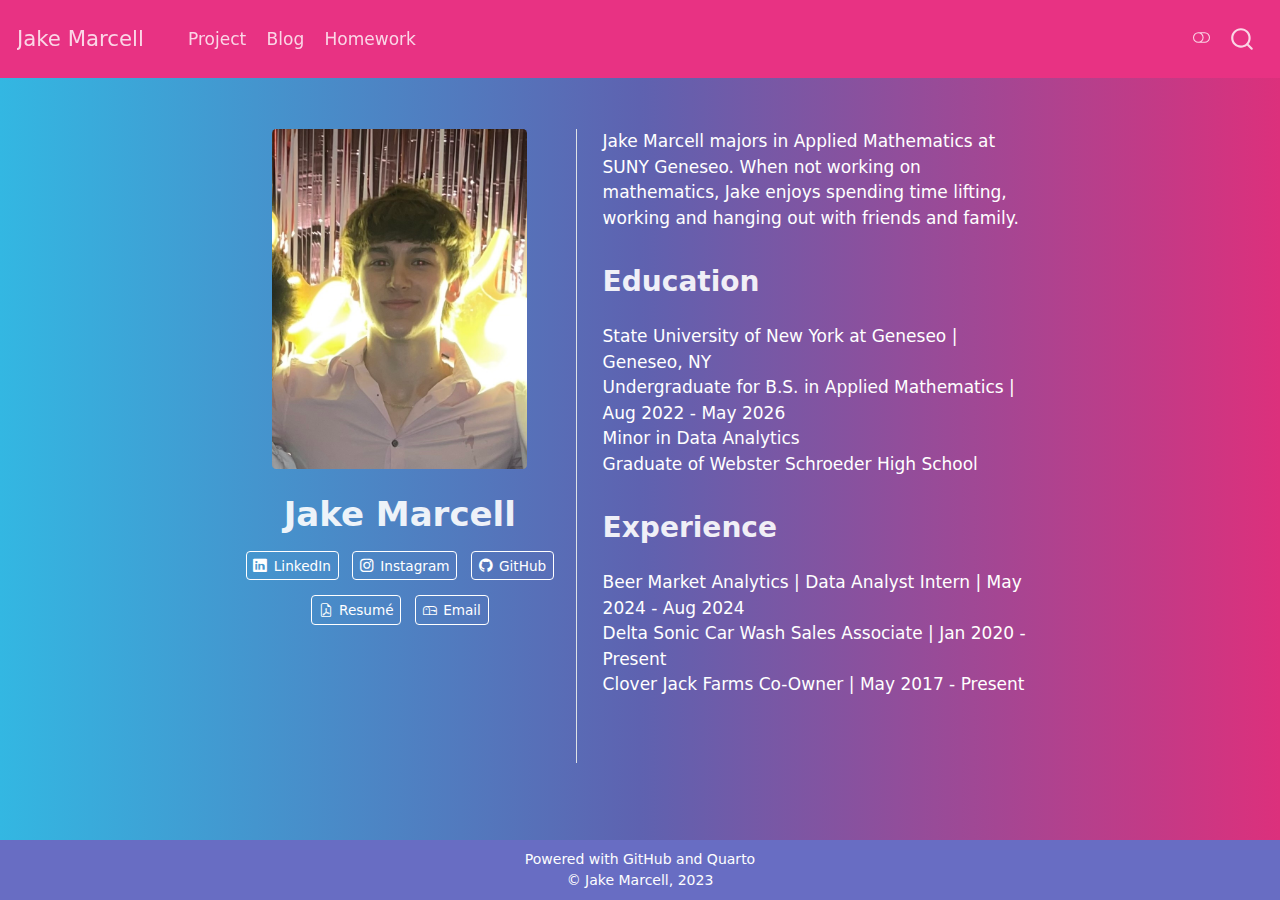
<file: index.html>
<!DOCTYPE html>
<html xmlns="http://www.w3.org/1999/xhtml" lang="en" xml:lang="en"><head>

<meta charset="utf-8">
<meta name="generator" content="quarto-1.3.433">

<meta name="viewport" content="width=device-width, initial-scale=1.0, user-scalable=yes">


<title>Jake Marcell</title>
<style>
code{white-space: pre-wrap;}
span.smallcaps{font-variant: small-caps;}
div.columns{display: flex; gap: min(4vw, 1.5em);}
div.column{flex: auto; overflow-x: auto;}
div.hanging-indent{margin-left: 1.5em; text-indent: -1.5em;}
ul.task-list{list-style: none;}
ul.task-list li input[type="checkbox"] {
  width: 0.8em;
  margin: 0 0.8em 0.2em -1em; /* quarto-specific, see https://github.com/quarto-dev/quarto-cli/issues/4556 */ 
  vertical-align: middle;
}
</style>


<script src="site_libs/quarto-nav/quarto-nav.js"></script>
<script src="site_libs/clipboard/clipboard.min.js"></script>
<script src="site_libs/quarto-search/autocomplete.umd.js"></script>
<script src="site_libs/quarto-search/fuse.min.js"></script>
<script src="site_libs/quarto-search/quarto-search.js"></script>
<meta name="quarto:offset" content="./">
<script src="site_libs/quarto-html/quarto.js"></script>
<script src="site_libs/quarto-html/popper.min.js"></script>
<script src="site_libs/quarto-html/tippy.umd.min.js"></script>
<link href="site_libs/quarto-html/tippy.css" rel="stylesheet">
<link href="site_libs/quarto-html/quarto-syntax-highlighting.css" rel="stylesheet" class="quarto-color-scheme" id="quarto-text-highlighting-styles">
<link href="site_libs/quarto-html/quarto-syntax-highlighting-dark.css" rel="prefetch" class="quarto-color-scheme quarto-color-alternate" id="quarto-text-highlighting-styles">
<script src="site_libs/bootstrap/bootstrap.min.js"></script>
<link href="site_libs/bootstrap/bootstrap-icons.css" rel="stylesheet">
<link href="site_libs/bootstrap/bootstrap.min.css" rel="stylesheet" class="quarto-color-scheme" id="quarto-bootstrap" data-mode="light">
<link href="site_libs/bootstrap/bootstrap-dark.min.css" rel="prefetch" class="quarto-color-scheme quarto-color-alternate" id="quarto-bootstrap" data-mode="dark">
<script id="quarto-search-options" type="application/json">{
  "location": "navbar",
  "copy-button": false,
  "collapse-after": 3,
  "panel-placement": "end",
  "type": "overlay",
  "limit": 20,
  "language": {
    "search-no-results-text": "No results",
    "search-matching-documents-text": "matching documents",
    "search-copy-link-title": "Copy link to search",
    "search-hide-matches-text": "Hide additional matches",
    "search-more-match-text": "more match in this document",
    "search-more-matches-text": "more matches in this document",
    "search-clear-button-title": "Clear",
    "search-detached-cancel-button-title": "Cancel",
    "search-submit-button-title": "Submit",
    "search-label": "Search"
  }
}</script>


<link rel="stylesheet" href="styles.css">
</head>

<body class="nav-fixed fullcontent">

<div id="quarto-search-results"></div>
  <header id="quarto-header" class="headroom fixed-top">
    <nav class="navbar navbar-expand-lg navbar-dark ">
      <div class="navbar-container container-fluid">
      <div class="navbar-brand-container">
    <a class="navbar-brand" href="./index.html">
    <span class="navbar-title">Jake Marcell</span>
    </a>
  </div>
            <div id="quarto-search" class="" title="Search"></div>
          <button class="navbar-toggler" type="button" data-bs-toggle="collapse" data-bs-target="#navbarCollapse" aria-controls="navbarCollapse" aria-expanded="false" aria-label="Toggle navigation" onclick="if (window.quartoToggleHeadroom) { window.quartoToggleHeadroom(); }">
  <span class="navbar-toggler-icon"></span>
</button>
          <div class="collapse navbar-collapse" id="navbarCollapse">
            <ul class="navbar-nav navbar-nav-scroll me-auto">
  <li class="nav-item">
    <a class="nav-link" href="./project.html" rel="" target="">
 <span class="menu-text">Project</span></a>
  </li>  
  <li class="nav-item">
    <a class="nav-link" href="./blog-listing.html" rel="" target="">
 <span class="menu-text">Blog</span></a>
  </li>  
  <li class="nav-item">
    <a class="nav-link" href="./danl200-hw5-Marcell-Jake.html" rel="" target="">
 <span class="menu-text">Homework</span></a>
  </li>  
</ul>
            <div class="quarto-navbar-tools ms-auto">
  <a href="" class="quarto-color-scheme-toggle quarto-navigation-tool  px-1" onclick="window.quartoToggleColorScheme(); return false;" title="Toggle dark mode"><i class="bi"></i></a>
</div>
          </div> <!-- /navcollapse -->
      </div> <!-- /container-fluid -->
    </nav>
</header>
<!-- content -->
<div id="quarto-content" class="quarto-container page-columns page-rows-contents page-layout-article page-navbar">
<!-- sidebar -->
<!-- margin-sidebar -->
    
<!-- main -->
<div class="quarto-about-trestles">
  <div class="about-entity">
    <img src="profilepic.png" class="about-image
  rounded " style="width: 15em;">
<header id="title-block-header" class="quarto-title-block default">
<div class="quarto-title">
<h1 class="title">Jake Marcell</h1>
</div>
<div class="quarto-title-meta">
  </div>
</header>
    <div class="about-links">
  <a href="https://www.linkedin.com/in/jake-marcell-7888642a3/" class="about-link" rel="" target="">
    <i class="bi bi-linkedin"></i>
     <span class="about-link-text">LinkedIn</span>
  </a>
  <a href="https://instagram.com/jakemarcelll/" class="about-link" rel="" target="">
    <i class="bi bi-instagram"></i>
     <span class="about-link-text">Instagram</span>
  </a>
  <a href="https://github.com" class="about-link" rel="" target="">
    <i class="bi bi-github"></i>
     <span class="about-link-text">GitHub</span>
  </a>
  <a href="https://jfmar16.github.io/jakemarcell-resume.pdf" class="about-link" rel="" target="">
    <i class="bi bi-file-earmark-pdf"></i>
     <span class="about-link-text">Resumé</span>
  </a>
  <a href="mailto:jfm12@geneseo.edu" class="about-link" rel="" target="">
    <i class="bi bi-mailbox"></i>
     <span class="about-link-text">Email</span>
  </a>
</div>
  </div>
  <div class="about-contents"><main class="content" id="quarto-document-content">
<p>Jake Marcell majors in Applied Mathematics at SUNY Geneseo. When not working on mathematics, Jake enjoys spending time lifting, working and hanging out with friends and family.</p>
<section id="education" class="level2">
<h2 data-anchor-id="education">Education</h2>
<p>State University of New York at Geneseo | Geneseo, NY <br> Undergraduate for B.S. in Applied Mathematics | Aug 2022 - May 2026 <br> Minor in Data Analytics <br> Graduate of Webster Schroeder High School</p>
</section>
<section id="experience" class="level2">
<h2 data-anchor-id="experience">Experience</h2>
<p>Beer Market Analytics | Data Analyst Intern | May 2024 - Aug 2024 <br> Delta Sonic Car Wash Sales Associate | Jan 2020 - Present <br> Clover Jack Farms Co-Owner | May 2017 - Present</p>


</section>
</main></div>
</div>
 <!-- /main -->
<script type="text/javascript" src="links.js"></script>
<script id="quarto-html-after-body" type="application/javascript">
window.document.addEventListener("DOMContentLoaded", function (event) {
  const toggleBodyColorMode = (bsSheetEl) => {
    const mode = bsSheetEl.getAttribute("data-mode");
    const bodyEl = window.document.querySelector("body");
    if (mode === "dark") {
      bodyEl.classList.add("quarto-dark");
      bodyEl.classList.remove("quarto-light");
    } else {
      bodyEl.classList.add("quarto-light");
      bodyEl.classList.remove("quarto-dark");
    }
  }
  const toggleBodyColorPrimary = () => {
    const bsSheetEl = window.document.querySelector("link#quarto-bootstrap");
    if (bsSheetEl) {
      toggleBodyColorMode(bsSheetEl);
    }
  }
  toggleBodyColorPrimary();  
  const disableStylesheet = (stylesheets) => {
    for (let i=0; i < stylesheets.length; i++) {
      const stylesheet = stylesheets[i];
      stylesheet.rel = 'prefetch';
    }
  }
  const enableStylesheet = (stylesheets) => {
    for (let i=0; i < stylesheets.length; i++) {
      const stylesheet = stylesheets[i];
      stylesheet.rel = 'stylesheet';
    }
  }
  const manageTransitions = (selector, allowTransitions) => {
    const els = window.document.querySelectorAll(selector);
    for (let i=0; i < els.length; i++) {
      const el = els[i];
      if (allowTransitions) {
        el.classList.remove('notransition');
      } else {
        el.classList.add('notransition');
      }
    }
  }
  const toggleColorMode = (alternate) => {
    // Switch the stylesheets
    const alternateStylesheets = window.document.querySelectorAll('link.quarto-color-scheme.quarto-color-alternate');
    manageTransitions('#quarto-margin-sidebar .nav-link', false);
    if (alternate) {
      enableStylesheet(alternateStylesheets);
      for (const sheetNode of alternateStylesheets) {
        if (sheetNode.id === "quarto-bootstrap") {
          toggleBodyColorMode(sheetNode);
        }
      }
    } else {
      disableStylesheet(alternateStylesheets);
      toggleBodyColorPrimary();
    }
    manageTransitions('#quarto-margin-sidebar .nav-link', true);
    // Switch the toggles
    const toggles = window.document.querySelectorAll('.quarto-color-scheme-toggle');
    for (let i=0; i < toggles.length; i++) {
      const toggle = toggles[i];
      if (toggle) {
        if (alternate) {
          toggle.classList.add("alternate");     
        } else {
          toggle.classList.remove("alternate");
        }
      }
    }
    // Hack to workaround the fact that safari doesn't
    // properly recolor the scrollbar when toggling (#1455)
    if (navigator.userAgent.indexOf('Safari') > 0 && navigator.userAgent.indexOf('Chrome') == -1) {
      manageTransitions("body", false);
      window.scrollTo(0, 1);
      setTimeout(() => {
        window.scrollTo(0, 0);
        manageTransitions("body", true);
      }, 40);  
    }
  }
  const isFileUrl = () => { 
    return window.location.protocol === 'file:';
  }
  const hasAlternateSentinel = () => {  
    let styleSentinel = getColorSchemeSentinel();
    if (styleSentinel !== null) {
      return styleSentinel === "alternate";
    } else {
      return false;
    }
  }
  const setStyleSentinel = (alternate) => {
    const value = alternate ? "alternate" : "default";
    if (!isFileUrl()) {
      window.localStorage.setItem("quarto-color-scheme", value);
    } else {
      localAlternateSentinel = value;
    }
  }
  const getColorSchemeSentinel = () => {
    if (!isFileUrl()) {
      const storageValue = window.localStorage.getItem("quarto-color-scheme");
      return storageValue != null ? storageValue : localAlternateSentinel;
    } else {
      return localAlternateSentinel;
    }
  }
  let localAlternateSentinel = 'default';
  // Dark / light mode switch
  window.quartoToggleColorScheme = () => {
    // Read the current dark / light value 
    let toAlternate = !hasAlternateSentinel();
    toggleColorMode(toAlternate);
    setStyleSentinel(toAlternate);
  };
  // Ensure there is a toggle, if there isn't float one in the top right
  if (window.document.querySelector('.quarto-color-scheme-toggle') === null) {
    const a = window.document.createElement('a');
    a.classList.add('top-right');
    a.classList.add('quarto-color-scheme-toggle');
    a.href = "";
    a.onclick = function() { try { window.quartoToggleColorScheme(); } catch {} return false; };
    const i = window.document.createElement("i");
    i.classList.add('bi');
    a.appendChild(i);
    window.document.body.appendChild(a);
  }
  // Switch to dark mode if need be
  if (hasAlternateSentinel()) {
    toggleColorMode(true);
  } else {
    toggleColorMode(false);
  }
  const isCodeAnnotation = (el) => {
    for (const clz of el.classList) {
      if (clz.startsWith('code-annotation-')) {                     
        return true;
      }
    }
    return false;
  }
  const clipboard = new window.ClipboardJS('.code-copy-button', {
    text: function(trigger) {
      const codeEl = trigger.previousElementSibling.cloneNode(true);
      for (const childEl of codeEl.children) {
        if (isCodeAnnotation(childEl)) {
          childEl.remove();
        }
      }
      return codeEl.innerText;
    }
  });
  clipboard.on('success', function(e) {
    // button target
    const button = e.trigger;
    // don't keep focus
    button.blur();
    // flash "checked"
    button.classList.add('code-copy-button-checked');
    var currentTitle = button.getAttribute("title");
    button.setAttribute("title", "Copied!");
    let tooltip;
    if (window.bootstrap) {
      button.setAttribute("data-bs-toggle", "tooltip");
      button.setAttribute("data-bs-placement", "left");
      button.setAttribute("data-bs-title", "Copied!");
      tooltip = new bootstrap.Tooltip(button, 
        { trigger: "manual", 
          customClass: "code-copy-button-tooltip",
          offset: [0, -8]});
      tooltip.show();    
    }
    setTimeout(function() {
      if (tooltip) {
        tooltip.hide();
        button.removeAttribute("data-bs-title");
        button.removeAttribute("data-bs-toggle");
        button.removeAttribute("data-bs-placement");
      }
      button.setAttribute("title", currentTitle);
      button.classList.remove('code-copy-button-checked');
    }, 1000);
    // clear code selection
    e.clearSelection();
  });
  function tippyHover(el, contentFn) {
    const config = {
      allowHTML: true,
      content: contentFn,
      maxWidth: 500,
      delay: 100,
      arrow: false,
      appendTo: function(el) {
          return el.parentElement;
      },
      interactive: true,
      interactiveBorder: 10,
      theme: 'quarto',
      placement: 'bottom-start'
    };
    window.tippy(el, config); 
  }
  const noterefs = window.document.querySelectorAll('a[role="doc-noteref"]');
  for (var i=0; i<noterefs.length; i++) {
    const ref = noterefs[i];
    tippyHover(ref, function() {
      // use id or data attribute instead here
      let href = ref.getAttribute('data-footnote-href') || ref.getAttribute('href');
      try { href = new URL(href).hash; } catch {}
      const id = href.replace(/^#\/?/, "");
      const note = window.document.getElementById(id);
      return note.innerHTML;
    });
  }
      let selectedAnnoteEl;
      const selectorForAnnotation = ( cell, annotation) => {
        let cellAttr = 'data-code-cell="' + cell + '"';
        let lineAttr = 'data-code-annotation="' +  annotation + '"';
        const selector = 'span[' + cellAttr + '][' + lineAttr + ']';
        return selector;
      }
      const selectCodeLines = (annoteEl) => {
        const doc = window.document;
        const targetCell = annoteEl.getAttribute("data-target-cell");
        const targetAnnotation = annoteEl.getAttribute("data-target-annotation");
        const annoteSpan = window.document.querySelector(selectorForAnnotation(targetCell, targetAnnotation));
        const lines = annoteSpan.getAttribute("data-code-lines").split(",");
        const lineIds = lines.map((line) => {
          return targetCell + "-" + line;
        })
        let top = null;
        let height = null;
        let parent = null;
        if (lineIds.length > 0) {
            //compute the position of the single el (top and bottom and make a div)
            const el = window.document.getElementById(lineIds[0]);
            top = el.offsetTop;
            height = el.offsetHeight;
            parent = el.parentElement.parentElement;
          if (lineIds.length > 1) {
            const lastEl = window.document.getElementById(lineIds[lineIds.length - 1]);
            const bottom = lastEl.offsetTop + lastEl.offsetHeight;
            height = bottom - top;
          }
          if (top !== null && height !== null && parent !== null) {
            // cook up a div (if necessary) and position it 
            let div = window.document.getElementById("code-annotation-line-highlight");
            if (div === null) {
              div = window.document.createElement("div");
              div.setAttribute("id", "code-annotation-line-highlight");
              div.style.position = 'absolute';
              parent.appendChild(div);
            }
            div.style.top = top - 2 + "px";
            div.style.height = height + 4 + "px";
            let gutterDiv = window.document.getElementById("code-annotation-line-highlight-gutter");
            if (gutterDiv === null) {
              gutterDiv = window.document.createElement("div");
              gutterDiv.setAttribute("id", "code-annotation-line-highlight-gutter");
              gutterDiv.style.position = 'absolute';
              const codeCell = window.document.getElementById(targetCell);
              const gutter = codeCell.querySelector('.code-annotation-gutter');
              gutter.appendChild(gutterDiv);
            }
            gutterDiv.style.top = top - 2 + "px";
            gutterDiv.style.height = height + 4 + "px";
          }
          selectedAnnoteEl = annoteEl;
        }
      };
      const unselectCodeLines = () => {
        const elementsIds = ["code-annotation-line-highlight", "code-annotation-line-highlight-gutter"];
        elementsIds.forEach((elId) => {
          const div = window.document.getElementById(elId);
          if (div) {
            div.remove();
          }
        });
        selectedAnnoteEl = undefined;
      };
      // Attach click handler to the DT
      const annoteDls = window.document.querySelectorAll('dt[data-target-cell]');
      for (const annoteDlNode of annoteDls) {
        annoteDlNode.addEventListener('click', (event) => {
          const clickedEl = event.target;
          if (clickedEl !== selectedAnnoteEl) {
            unselectCodeLines();
            const activeEl = window.document.querySelector('dt[data-target-cell].code-annotation-active');
            if (activeEl) {
              activeEl.classList.remove('code-annotation-active');
            }
            selectCodeLines(clickedEl);
            clickedEl.classList.add('code-annotation-active');
          } else {
            // Unselect the line
            unselectCodeLines();
            clickedEl.classList.remove('code-annotation-active');
          }
        });
      }
  const findCites = (el) => {
    const parentEl = el.parentElement;
    if (parentEl) {
      const cites = parentEl.dataset.cites;
      if (cites) {
        return {
          el,
          cites: cites.split(' ')
        };
      } else {
        return findCites(el.parentElement)
      }
    } else {
      return undefined;
    }
  };
  var bibliorefs = window.document.querySelectorAll('a[role="doc-biblioref"]');
  for (var i=0; i<bibliorefs.length; i++) {
    const ref = bibliorefs[i];
    const citeInfo = findCites(ref);
    if (citeInfo) {
      tippyHover(citeInfo.el, function() {
        var popup = window.document.createElement('div');
        citeInfo.cites.forEach(function(cite) {
          var citeDiv = window.document.createElement('div');
          citeDiv.classList.add('hanging-indent');
          citeDiv.classList.add('csl-entry');
          var biblioDiv = window.document.getElementById('ref-' + cite);
          if (biblioDiv) {
            citeDiv.innerHTML = biblioDiv.innerHTML;
          }
          popup.appendChild(citeDiv);
        });
        return popup.innerHTML;
      });
    }
  }
});
</script>
</div> <!-- /content -->
<footer class="footer">
  <div class="nav-footer">
    <div class="nav-footer-left">
      &nbsp;
    </div>   
    <div class="nav-footer-center">Powered with GitHub and Quarto<br>© Jake Marcell, 2023</div>
    <div class="nav-footer-right">
      &nbsp;
    </div>
  </div>
</footer>



</body></html>
</file>
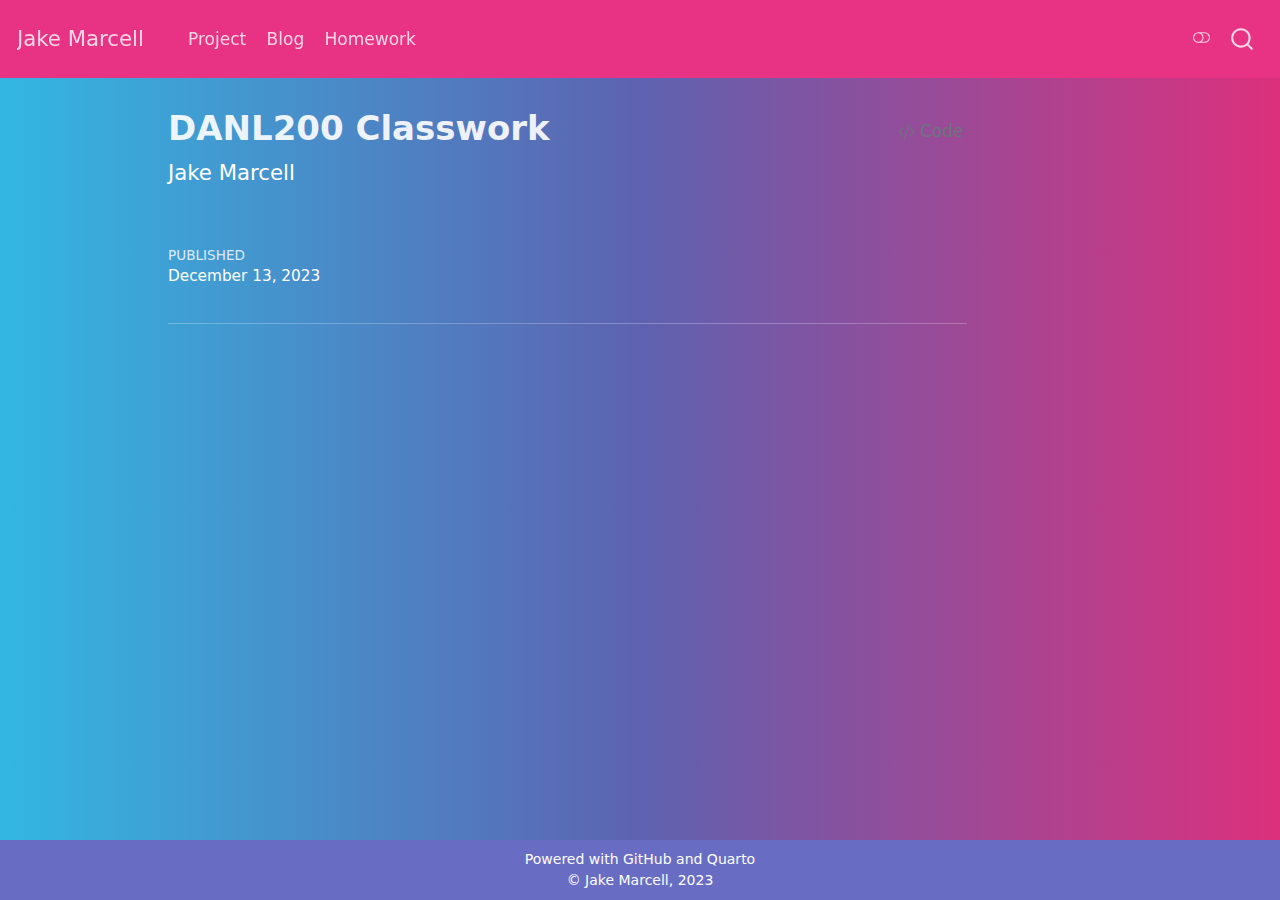
<file: classwork.html>
<!DOCTYPE html>
<html xmlns="http://www.w3.org/1999/xhtml" lang="en" xml:lang="en"><head>

<meta charset="utf-8">
<meta name="generator" content="quarto-1.3.433">

<meta name="viewport" content="width=device-width, initial-scale=1.0, user-scalable=yes">

<meta name="dcterms.date" content="2023-12-13">

<title>Jake Marcell - DANL200 Classwork</title>
<style>
code{white-space: pre-wrap;}
span.smallcaps{font-variant: small-caps;}
div.columns{display: flex; gap: min(4vw, 1.5em);}
div.column{flex: auto; overflow-x: auto;}
div.hanging-indent{margin-left: 1.5em; text-indent: -1.5em;}
ul.task-list{list-style: none;}
ul.task-list li input[type="checkbox"] {
  width: 0.8em;
  margin: 0 0.8em 0.2em -1em; /* quarto-specific, see https://github.com/quarto-dev/quarto-cli/issues/4556 */ 
  vertical-align: middle;
}
/* CSS for syntax highlighting */
pre > code.sourceCode { white-space: pre; position: relative; }
pre > code.sourceCode > span { display: inline-block; line-height: 1.25; }
pre > code.sourceCode > span:empty { height: 1.2em; }
.sourceCode { overflow: visible; }
code.sourceCode > span { color: inherit; text-decoration: inherit; }
div.sourceCode { margin: 1em 0; }
pre.sourceCode { margin: 0; }
@media screen {
div.sourceCode { overflow: auto; }
}
@media print {
pre > code.sourceCode { white-space: pre-wrap; }
pre > code.sourceCode > span { text-indent: -5em; padding-left: 5em; }
}
pre.numberSource code
  { counter-reset: source-line 0; }
pre.numberSource code > span
  { position: relative; left: -4em; counter-increment: source-line; }
pre.numberSource code > span > a:first-child::before
  { content: counter(source-line);
    position: relative; left: -1em; text-align: right; vertical-align: baseline;
    border: none; display: inline-block;
    -webkit-touch-callout: none; -webkit-user-select: none;
    -khtml-user-select: none; -moz-user-select: none;
    -ms-user-select: none; user-select: none;
    padding: 0 4px; width: 4em;
  }
pre.numberSource { margin-left: 3em;  padding-left: 4px; }
div.sourceCode
  {   }
@media screen {
pre > code.sourceCode > span > a:first-child::before { text-decoration: underline; }
}
</style>


<script src="site_libs/quarto-nav/quarto-nav.js"></script>
<script src="site_libs/clipboard/clipboard.min.js"></script>
<script src="site_libs/quarto-search/autocomplete.umd.js"></script>
<script src="site_libs/quarto-search/fuse.min.js"></script>
<script src="site_libs/quarto-search/quarto-search.js"></script>
<meta name="quarto:offset" content="./">
<script src="site_libs/quarto-html/quarto.js"></script>
<script src="site_libs/quarto-html/popper.min.js"></script>
<script src="site_libs/quarto-html/tippy.umd.min.js"></script>
<script src="site_libs/quarto-html/anchor.min.js"></script>
<link href="site_libs/quarto-html/tippy.css" rel="stylesheet">
<link href="site_libs/quarto-html/quarto-syntax-highlighting.css" rel="stylesheet" class="quarto-color-scheme" id="quarto-text-highlighting-styles">
<link href="site_libs/quarto-html/quarto-syntax-highlighting-dark.css" rel="prefetch" class="quarto-color-scheme quarto-color-alternate" id="quarto-text-highlighting-styles">
<script src="site_libs/bootstrap/bootstrap.min.js"></script>
<link href="site_libs/bootstrap/bootstrap-icons.css" rel="stylesheet">
<link href="site_libs/bootstrap/bootstrap.min.css" rel="stylesheet" class="quarto-color-scheme" id="quarto-bootstrap" data-mode="light">
<link href="site_libs/bootstrap/bootstrap-dark.min.css" rel="prefetch" class="quarto-color-scheme quarto-color-alternate" id="quarto-bootstrap" data-mode="dark">
<script id="quarto-search-options" type="application/json">{
  "location": "navbar",
  "copy-button": false,
  "collapse-after": 3,
  "panel-placement": "end",
  "type": "overlay",
  "limit": 20,
  "language": {
    "search-no-results-text": "No results",
    "search-matching-documents-text": "matching documents",
    "search-copy-link-title": "Copy link to search",
    "search-hide-matches-text": "Hide additional matches",
    "search-more-match-text": "more match in this document",
    "search-more-matches-text": "more matches in this document",
    "search-clear-button-title": "Clear",
    "search-detached-cancel-button-title": "Cancel",
    "search-submit-button-title": "Submit",
    "search-label": "Search"
  }
}</script>


<link rel="stylesheet" href="styles.css">
</head>

<body class="nav-fixed">

<div id="quarto-search-results"></div>
  <header id="quarto-header" class="headroom fixed-top">
    <nav class="navbar navbar-expand-lg navbar-dark ">
      <div class="navbar-container container-fluid">
      <div class="navbar-brand-container">
    <a class="navbar-brand" href="./index.html">
    <span class="navbar-title">Jake Marcell</span>
    </a>
  </div>
            <div id="quarto-search" class="" title="Search"></div>
          <button class="navbar-toggler" type="button" data-bs-toggle="collapse" data-bs-target="#navbarCollapse" aria-controls="navbarCollapse" aria-expanded="false" aria-label="Toggle navigation" onclick="if (window.quartoToggleHeadroom) { window.quartoToggleHeadroom(); }">
  <span class="navbar-toggler-icon"></span>
</button>
          <div class="collapse navbar-collapse" id="navbarCollapse">
            <ul class="navbar-nav navbar-nav-scroll me-auto">
  <li class="nav-item">
    <a class="nav-link" href="./project.html" rel="" target="">
 <span class="menu-text">Project</span></a>
  </li>  
  <li class="nav-item">
    <a class="nav-link" href="./blog-listing.html" rel="" target="">
 <span class="menu-text">Blog</span></a>
  </li>  
  <li class="nav-item">
    <a class="nav-link" href="./danl200-hw5-Marcell-Jake.html" rel="" target="">
 <span class="menu-text">Homework</span></a>
  </li>  
</ul>
            <div class="quarto-navbar-tools ms-auto">
  <a href="" class="quarto-color-scheme-toggle quarto-navigation-tool  px-1" onclick="window.quartoToggleColorScheme(); return false;" title="Toggle dark mode"><i class="bi"></i></a>
</div>
          </div> <!-- /navcollapse -->
      </div> <!-- /container-fluid -->
    </nav>
</header>
<!-- content -->
<div id="quarto-content" class="quarto-container page-columns page-rows-contents page-layout-article page-navbar">
<!-- sidebar -->
<!-- margin-sidebar -->
    <div id="quarto-margin-sidebar" class="sidebar margin-sidebar">
        
    </div>
<!-- main -->
<main class="content" id="quarto-document-content">

<header id="title-block-header" class="quarto-title-block default">
<div class="quarto-title">
<div class="quarto-title-block"><div><h1 class="title">DANL200 Classwork</h1><button type="button" class="btn code-tools-button" id="quarto-code-tools-source"><i class="bi"></i> Code</button></div></div>
<p class="subtitle lead">Jake Marcell<br><br></p>
</div>



<div class="quarto-title-meta">

    
    <div>
    <div class="quarto-title-meta-heading">Published</div>
    <div class="quarto-title-meta-contents">
      <p class="date">December 13, 2023</p>
    </div>
  </div>
  
    
  </div>
  

</header>

<hr>


<!-- -->


</main> <!-- /main -->
<script type="text/javascript" src="links.js"></script>
<script id="quarto-html-after-body" type="application/javascript">
window.document.addEventListener("DOMContentLoaded", function (event) {
  const toggleBodyColorMode = (bsSheetEl) => {
    const mode = bsSheetEl.getAttribute("data-mode");
    const bodyEl = window.document.querySelector("body");
    if (mode === "dark") {
      bodyEl.classList.add("quarto-dark");
      bodyEl.classList.remove("quarto-light");
    } else {
      bodyEl.classList.add("quarto-light");
      bodyEl.classList.remove("quarto-dark");
    }
  }
  const toggleBodyColorPrimary = () => {
    const bsSheetEl = window.document.querySelector("link#quarto-bootstrap");
    if (bsSheetEl) {
      toggleBodyColorMode(bsSheetEl);
    }
  }
  toggleBodyColorPrimary();  
  const disableStylesheet = (stylesheets) => {
    for (let i=0; i < stylesheets.length; i++) {
      const stylesheet = stylesheets[i];
      stylesheet.rel = 'prefetch';
    }
  }
  const enableStylesheet = (stylesheets) => {
    for (let i=0; i < stylesheets.length; i++) {
      const stylesheet = stylesheets[i];
      stylesheet.rel = 'stylesheet';
    }
  }
  const manageTransitions = (selector, allowTransitions) => {
    const els = window.document.querySelectorAll(selector);
    for (let i=0; i < els.length; i++) {
      const el = els[i];
      if (allowTransitions) {
        el.classList.remove('notransition');
      } else {
        el.classList.add('notransition');
      }
    }
  }
  const toggleColorMode = (alternate) => {
    // Switch the stylesheets
    const alternateStylesheets = window.document.querySelectorAll('link.quarto-color-scheme.quarto-color-alternate');
    manageTransitions('#quarto-margin-sidebar .nav-link', false);
    if (alternate) {
      enableStylesheet(alternateStylesheets);
      for (const sheetNode of alternateStylesheets) {
        if (sheetNode.id === "quarto-bootstrap") {
          toggleBodyColorMode(sheetNode);
        }
      }
    } else {
      disableStylesheet(alternateStylesheets);
      toggleBodyColorPrimary();
    }
    manageTransitions('#quarto-margin-sidebar .nav-link', true);
    // Switch the toggles
    const toggles = window.document.querySelectorAll('.quarto-color-scheme-toggle');
    for (let i=0; i < toggles.length; i++) {
      const toggle = toggles[i];
      if (toggle) {
        if (alternate) {
          toggle.classList.add("alternate");     
        } else {
          toggle.classList.remove("alternate");
        }
      }
    }
    // Hack to workaround the fact that safari doesn't
    // properly recolor the scrollbar when toggling (#1455)
    if (navigator.userAgent.indexOf('Safari') > 0 && navigator.userAgent.indexOf('Chrome') == -1) {
      manageTransitions("body", false);
      window.scrollTo(0, 1);
      setTimeout(() => {
        window.scrollTo(0, 0);
        manageTransitions("body", true);
      }, 40);  
    }
  }
  const isFileUrl = () => { 
    return window.location.protocol === 'file:';
  }
  const hasAlternateSentinel = () => {  
    let styleSentinel = getColorSchemeSentinel();
    if (styleSentinel !== null) {
      return styleSentinel === "alternate";
    } else {
      return false;
    }
  }
  const setStyleSentinel = (alternate) => {
    const value = alternate ? "alternate" : "default";
    if (!isFileUrl()) {
      window.localStorage.setItem("quarto-color-scheme", value);
    } else {
      localAlternateSentinel = value;
    }
  }
  const getColorSchemeSentinel = () => {
    if (!isFileUrl()) {
      const storageValue = window.localStorage.getItem("quarto-color-scheme");
      return storageValue != null ? storageValue : localAlternateSentinel;
    } else {
      return localAlternateSentinel;
    }
  }
  let localAlternateSentinel = 'default';
  // Dark / light mode switch
  window.quartoToggleColorScheme = () => {
    // Read the current dark / light value 
    let toAlternate = !hasAlternateSentinel();
    toggleColorMode(toAlternate);
    setStyleSentinel(toAlternate);
  };
  // Ensure there is a toggle, if there isn't float one in the top right
  if (window.document.querySelector('.quarto-color-scheme-toggle') === null) {
    const a = window.document.createElement('a');
    a.classList.add('top-right');
    a.classList.add('quarto-color-scheme-toggle');
    a.href = "";
    a.onclick = function() { try { window.quartoToggleColorScheme(); } catch {} return false; };
    const i = window.document.createElement("i");
    i.classList.add('bi');
    a.appendChild(i);
    window.document.body.appendChild(a);
  }
  // Switch to dark mode if need be
  if (hasAlternateSentinel()) {
    toggleColorMode(true);
  } else {
    toggleColorMode(false);
  }
  const icon = "";
  const anchorJS = new window.AnchorJS();
  anchorJS.options = {
    placement: 'right',
    icon: icon
  };
  anchorJS.add('.anchored');
  const isCodeAnnotation = (el) => {
    for (const clz of el.classList) {
      if (clz.startsWith('code-annotation-')) {                     
        return true;
      }
    }
    return false;
  }
  const clipboard = new window.ClipboardJS('.code-copy-button', {
    text: function(trigger) {
      const codeEl = trigger.previousElementSibling.cloneNode(true);
      for (const childEl of codeEl.children) {
        if (isCodeAnnotation(childEl)) {
          childEl.remove();
        }
      }
      return codeEl.innerText;
    }
  });
  clipboard.on('success', function(e) {
    // button target
    const button = e.trigger;
    // don't keep focus
    button.blur();
    // flash "checked"
    button.classList.add('code-copy-button-checked');
    var currentTitle = button.getAttribute("title");
    button.setAttribute("title", "Copied!");
    let tooltip;
    if (window.bootstrap) {
      button.setAttribute("data-bs-toggle", "tooltip");
      button.setAttribute("data-bs-placement", "left");
      button.setAttribute("data-bs-title", "Copied!");
      tooltip = new bootstrap.Tooltip(button, 
        { trigger: "manual", 
          customClass: "code-copy-button-tooltip",
          offset: [0, -8]});
      tooltip.show();    
    }
    setTimeout(function() {
      if (tooltip) {
        tooltip.hide();
        button.removeAttribute("data-bs-title");
        button.removeAttribute("data-bs-toggle");
        button.removeAttribute("data-bs-placement");
      }
      button.setAttribute("title", currentTitle);
      button.classList.remove('code-copy-button-checked');
    }, 1000);
    // clear code selection
    e.clearSelection();
  });
  const viewSource = window.document.getElementById('quarto-view-source') ||
                     window.document.getElementById('quarto-code-tools-source');
  if (viewSource) {
    const sourceUrl = viewSource.getAttribute("data-quarto-source-url");
    viewSource.addEventListener("click", function(e) {
      if (sourceUrl) {
        // rstudio viewer pane
        if (/\bcapabilities=\b/.test(window.location)) {
          window.open(sourceUrl);
        } else {
          window.location.href = sourceUrl;
        }
      } else {
        const modal = new bootstrap.Modal(document.getElementById('quarto-embedded-source-code-modal'));
        modal.show();
      }
      return false;
    });
  }
  function toggleCodeHandler(show) {
    return function(e) {
      const detailsSrc = window.document.querySelectorAll(".cell > details > .sourceCode");
      for (let i=0; i<detailsSrc.length; i++) {
        const details = detailsSrc[i].parentElement;
        if (show) {
          details.open = true;
        } else {
          details.removeAttribute("open");
        }
      }
      const cellCodeDivs = window.document.querySelectorAll(".cell > .sourceCode");
      const fromCls = show ? "hidden" : "unhidden";
      const toCls = show ? "unhidden" : "hidden";
      for (let i=0; i<cellCodeDivs.length; i++) {
        const codeDiv = cellCodeDivs[i];
        if (codeDiv.classList.contains(fromCls)) {
          codeDiv.classList.remove(fromCls);
          codeDiv.classList.add(toCls);
        } 
      }
      return false;
    }
  }
  const hideAllCode = window.document.getElementById("quarto-hide-all-code");
  if (hideAllCode) {
    hideAllCode.addEventListener("click", toggleCodeHandler(false));
  }
  const showAllCode = window.document.getElementById("quarto-show-all-code");
  if (showAllCode) {
    showAllCode.addEventListener("click", toggleCodeHandler(true));
  }
  function tippyHover(el, contentFn) {
    const config = {
      allowHTML: true,
      content: contentFn,
      maxWidth: 500,
      delay: 100,
      arrow: false,
      appendTo: function(el) {
          return el.parentElement;
      },
      interactive: true,
      interactiveBorder: 10,
      theme: 'quarto',
      placement: 'bottom-start'
    };
    window.tippy(el, config); 
  }
  const noterefs = window.document.querySelectorAll('a[role="doc-noteref"]');
  for (var i=0; i<noterefs.length; i++) {
    const ref = noterefs[i];
    tippyHover(ref, function() {
      // use id or data attribute instead here
      let href = ref.getAttribute('data-footnote-href') || ref.getAttribute('href');
      try { href = new URL(href).hash; } catch {}
      const id = href.replace(/^#\/?/, "");
      const note = window.document.getElementById(id);
      return note.innerHTML;
    });
  }
      let selectedAnnoteEl;
      const selectorForAnnotation = ( cell, annotation) => {
        let cellAttr = 'data-code-cell="' + cell + '"';
        let lineAttr = 'data-code-annotation="' +  annotation + '"';
        const selector = 'span[' + cellAttr + '][' + lineAttr + ']';
        return selector;
      }
      const selectCodeLines = (annoteEl) => {
        const doc = window.document;
        const targetCell = annoteEl.getAttribute("data-target-cell");
        const targetAnnotation = annoteEl.getAttribute("data-target-annotation");
        const annoteSpan = window.document.querySelector(selectorForAnnotation(targetCell, targetAnnotation));
        const lines = annoteSpan.getAttribute("data-code-lines").split(",");
        const lineIds = lines.map((line) => {
          return targetCell + "-" + line;
        })
        let top = null;
        let height = null;
        let parent = null;
        if (lineIds.length > 0) {
            //compute the position of the single el (top and bottom and make a div)
            const el = window.document.getElementById(lineIds[0]);
            top = el.offsetTop;
            height = el.offsetHeight;
            parent = el.parentElement.parentElement;
          if (lineIds.length > 1) {
            const lastEl = window.document.getElementById(lineIds[lineIds.length - 1]);
            const bottom = lastEl.offsetTop + lastEl.offsetHeight;
            height = bottom - top;
          }
          if (top !== null && height !== null && parent !== null) {
            // cook up a div (if necessary) and position it 
            let div = window.document.getElementById("code-annotation-line-highlight");
            if (div === null) {
              div = window.document.createElement("div");
              div.setAttribute("id", "code-annotation-line-highlight");
              div.style.position = 'absolute';
              parent.appendChild(div);
            }
            div.style.top = top - 2 + "px";
            div.style.height = height + 4 + "px";
            let gutterDiv = window.document.getElementById("code-annotation-line-highlight-gutter");
            if (gutterDiv === null) {
              gutterDiv = window.document.createElement("div");
              gutterDiv.setAttribute("id", "code-annotation-line-highlight-gutter");
              gutterDiv.style.position = 'absolute';
              const codeCell = window.document.getElementById(targetCell);
              const gutter = codeCell.querySelector('.code-annotation-gutter');
              gutter.appendChild(gutterDiv);
            }
            gutterDiv.style.top = top - 2 + "px";
            gutterDiv.style.height = height + 4 + "px";
          }
          selectedAnnoteEl = annoteEl;
        }
      };
      const unselectCodeLines = () => {
        const elementsIds = ["code-annotation-line-highlight", "code-annotation-line-highlight-gutter"];
        elementsIds.forEach((elId) => {
          const div = window.document.getElementById(elId);
          if (div) {
            div.remove();
          }
        });
        selectedAnnoteEl = undefined;
      };
      // Attach click handler to the DT
      const annoteDls = window.document.querySelectorAll('dt[data-target-cell]');
      for (const annoteDlNode of annoteDls) {
        annoteDlNode.addEventListener('click', (event) => {
          const clickedEl = event.target;
          if (clickedEl !== selectedAnnoteEl) {
            unselectCodeLines();
            const activeEl = window.document.querySelector('dt[data-target-cell].code-annotation-active');
            if (activeEl) {
              activeEl.classList.remove('code-annotation-active');
            }
            selectCodeLines(clickedEl);
            clickedEl.classList.add('code-annotation-active');
          } else {
            // Unselect the line
            unselectCodeLines();
            clickedEl.classList.remove('code-annotation-active');
          }
        });
      }
  const findCites = (el) => {
    const parentEl = el.parentElement;
    if (parentEl) {
      const cites = parentEl.dataset.cites;
      if (cites) {
        return {
          el,
          cites: cites.split(' ')
        };
      } else {
        return findCites(el.parentElement)
      }
    } else {
      return undefined;
    }
  };
  var bibliorefs = window.document.querySelectorAll('a[role="doc-biblioref"]');
  for (var i=0; i<bibliorefs.length; i++) {
    const ref = bibliorefs[i];
    const citeInfo = findCites(ref);
    if (citeInfo) {
      tippyHover(citeInfo.el, function() {
        var popup = window.document.createElement('div');
        citeInfo.cites.forEach(function(cite) {
          var citeDiv = window.document.createElement('div');
          citeDiv.classList.add('hanging-indent');
          citeDiv.classList.add('csl-entry');
          var biblioDiv = window.document.getElementById('ref-' + cite);
          if (biblioDiv) {
            citeDiv.innerHTML = biblioDiv.innerHTML;
          }
          popup.appendChild(citeDiv);
        });
        return popup.innerHTML;
      });
    }
  }
});
</script><div class="modal fade" id="quarto-embedded-source-code-modal" tabindex="-1" aria-labelledby="quarto-embedded-source-code-modal-label" aria-hidden="true"><div class="modal-dialog modal-dialog-scrollable"><div class="modal-content"><div class="modal-header"><h5 class="modal-title" id="quarto-embedded-source-code-modal-label">Source Code</h5><button class="btn-close" data-bs-dismiss="modal"></button></div><div class="modal-body"><div class="">
<div class="sourceCode" id="cb1" data-shortcodes="false"><pre class="sourceCode markdown code-with-copy"><code class="sourceCode markdown"><span id="cb1-1"><a href="#cb1-1" aria-hidden="true" tabindex="-1"></a><span class="co">---</span></span>
<span id="cb1-2"><a href="#cb1-2" aria-hidden="true" tabindex="-1"></a><span class="an">title:</span><span class="co"> "DANL200 Classwork"</span></span>
<span id="cb1-3"><a href="#cb1-3" aria-hidden="true" tabindex="-1"></a><span class="an">subtitle:</span><span class="co"> "Jake Marcell&lt;br&gt;&lt;br&gt;" </span></span>
<span id="cb1-4"><a href="#cb1-4" aria-hidden="true" tabindex="-1"></a><span class="an">date:</span><span class="co"> "`r Sys.Date()`"</span></span>
<span id="cb1-5"><a href="#cb1-5" aria-hidden="true" tabindex="-1"></a></span>
<span id="cb1-6"><a href="#cb1-6" aria-hidden="true" tabindex="-1"></a><span class="an">format:</span><span class="co"> </span></span>
<span id="cb1-7"><a href="#cb1-7" aria-hidden="true" tabindex="-1"></a><span class="co">  html:</span></span>
<span id="cb1-8"><a href="#cb1-8" aria-hidden="true" tabindex="-1"></a><span class="co">    toc: true</span></span>
<span id="cb1-9"><a href="#cb1-9" aria-hidden="true" tabindex="-1"></a><span class="co">    number-sections: true</span></span>
<span id="cb1-10"><a href="#cb1-10" aria-hidden="true" tabindex="-1"></a><span class="co">    code-fold: false       # https://quarto.org/docs/output-formats/html-code.html</span></span>
<span id="cb1-11"><a href="#cb1-11" aria-hidden="true" tabindex="-1"></a><span class="co">    code-summary: "Show the code"</span></span>
<span id="cb1-12"><a href="#cb1-12" aria-hidden="true" tabindex="-1"></a><span class="co">    code-tools: true</span></span>
<span id="cb1-13"><a href="#cb1-13" aria-hidden="true" tabindex="-1"></a><span class="co">    highlight-style: tango # atom-one tango espresso</span></span>
<span id="cb1-14"><a href="#cb1-14" aria-hidden="true" tabindex="-1"></a></span>
<span id="cb1-15"><a href="#cb1-15" aria-hidden="true" tabindex="-1"></a><span class="an">execute:</span><span class="co"> </span></span>
<span id="cb1-16"><a href="#cb1-16" aria-hidden="true" tabindex="-1"></a><span class="co">  echo: true</span></span>
<span id="cb1-17"><a href="#cb1-17" aria-hidden="true" tabindex="-1"></a><span class="co">  eval: true</span></span>
<span id="cb1-18"><a href="#cb1-18" aria-hidden="true" tabindex="-1"></a><span class="co">  warning: false</span></span>
<span id="cb1-19"><a href="#cb1-19" aria-hidden="true" tabindex="-1"></a><span class="co">  message: false</span></span>
<span id="cb1-20"><a href="#cb1-20" aria-hidden="true" tabindex="-1"></a><span class="co">  fig-width: 9</span></span>
<span id="cb1-21"><a href="#cb1-21" aria-hidden="true" tabindex="-1"></a><span class="co">  </span></span>
<span id="cb1-22"><a href="#cb1-22" aria-hidden="true" tabindex="-1"></a><span class="co">---</span></span>
<span id="cb1-23"><a href="#cb1-23" aria-hidden="true" tabindex="-1"></a></span>
<span id="cb1-24"><a href="#cb1-24" aria-hidden="true" tabindex="-1"></a></span>
<span id="cb1-25"><a href="#cb1-25" aria-hidden="true" tabindex="-1"></a>---</span>
<span id="cb1-26"><a href="#cb1-26" aria-hidden="true" tabindex="-1"></a><span class="in">```{r setup}</span></span>
<span id="cb1-27"><a href="#cb1-27" aria-hidden="true" tabindex="-1"></a><span class="co">#| include: false</span></span>
<span id="cb1-28"><a href="#cb1-28" aria-hidden="true" tabindex="-1"></a><span class="fu">library</span>(tidyverse)</span>
<span id="cb1-29"><a href="#cb1-29" aria-hidden="true" tabindex="-1"></a><span class="fu">library</span>(skimr)</span>
<span id="cb1-30"><a href="#cb1-30" aria-hidden="true" tabindex="-1"></a><span class="fu">library</span>(ggthemes)</span>
<span id="cb1-31"><a href="#cb1-31" aria-hidden="true" tabindex="-1"></a><span class="fu">library</span>(hrbrthemes)</span>
<span id="cb1-32"><a href="#cb1-32" aria-hidden="true" tabindex="-1"></a></span>
<span id="cb1-33"><a href="#cb1-33" aria-hidden="true" tabindex="-1"></a><span class="fu">theme_set</span>(<span class="fu">theme_ipsum</span>()<span class="sc">+</span></span>
<span id="cb1-34"><a href="#cb1-34" aria-hidden="true" tabindex="-1"></a>          <span class="fu">theme</span>(<span class="at">strip.background =</span><span class="fu">element_rect</span>(<span class="at">fill=</span><span class="st">"pink"</span>),</span>
<span id="cb1-35"><a href="#cb1-35" aria-hidden="true" tabindex="-1"></a>                <span class="at">axis.title.x =</span> </span>
<span id="cb1-36"><a href="#cb1-36" aria-hidden="true" tabindex="-1"></a>                  <span class="fu">element_text</span>(<span class="at">angle =</span> <span class="dv">0</span>,</span>
<span id="cb1-37"><a href="#cb1-37" aria-hidden="true" tabindex="-1"></a>                               <span class="at">size =</span> <span class="fu">rel</span>(<span class="fl">1.33</span>),</span>
<span id="cb1-38"><a href="#cb1-38" aria-hidden="true" tabindex="-1"></a>                               <span class="at">margin =</span> <span class="fu">margin</span>(<span class="dv">10</span>,<span class="dv">0</span>,<span class="dv">0</span>,<span class="dv">0</span>)),</span>
<span id="cb1-39"><a href="#cb1-39" aria-hidden="true" tabindex="-1"></a>                <span class="at">axis.title.y =</span> </span>
<span id="cb1-40"><a href="#cb1-40" aria-hidden="true" tabindex="-1"></a>                  <span class="fu">element_text</span>(<span class="at">angle =</span> <span class="dv">0</span>,</span>
<span id="cb1-41"><a href="#cb1-41" aria-hidden="true" tabindex="-1"></a>                               <span class="at">size =</span> <span class="fu">rel</span>(<span class="fl">1.33</span>),</span>
<span id="cb1-42"><a href="#cb1-42" aria-hidden="true" tabindex="-1"></a>                               <span class="at">margin =</span> <span class="fu">margin</span>(<span class="dv">0</span>,<span class="dv">10</span>,<span class="dv">0</span>,<span class="dv">0</span>))</span>
<span id="cb1-43"><a href="#cb1-43" aria-hidden="true" tabindex="-1"></a>                )</span>
<span id="cb1-44"><a href="#cb1-44" aria-hidden="true" tabindex="-1"></a>          )</span>
<span id="cb1-45"><a href="#cb1-45" aria-hidden="true" tabindex="-1"></a><span class="in">```</span></span></code><button title="Copy to Clipboard" class="code-copy-button"><i class="bi"></i></button></pre></div>
</div></div></div></div></div>
</div> <!-- /content -->
<footer class="footer">
  <div class="nav-footer">
    <div class="nav-footer-left">
      &nbsp;
    </div>   
    <div class="nav-footer-center">Powered with GitHub and Quarto<br>© Jake Marcell, 2023</div>
    <div class="nav-footer-right">
      &nbsp;
    </div>
  </div>
</footer>



</body></html>
</file>
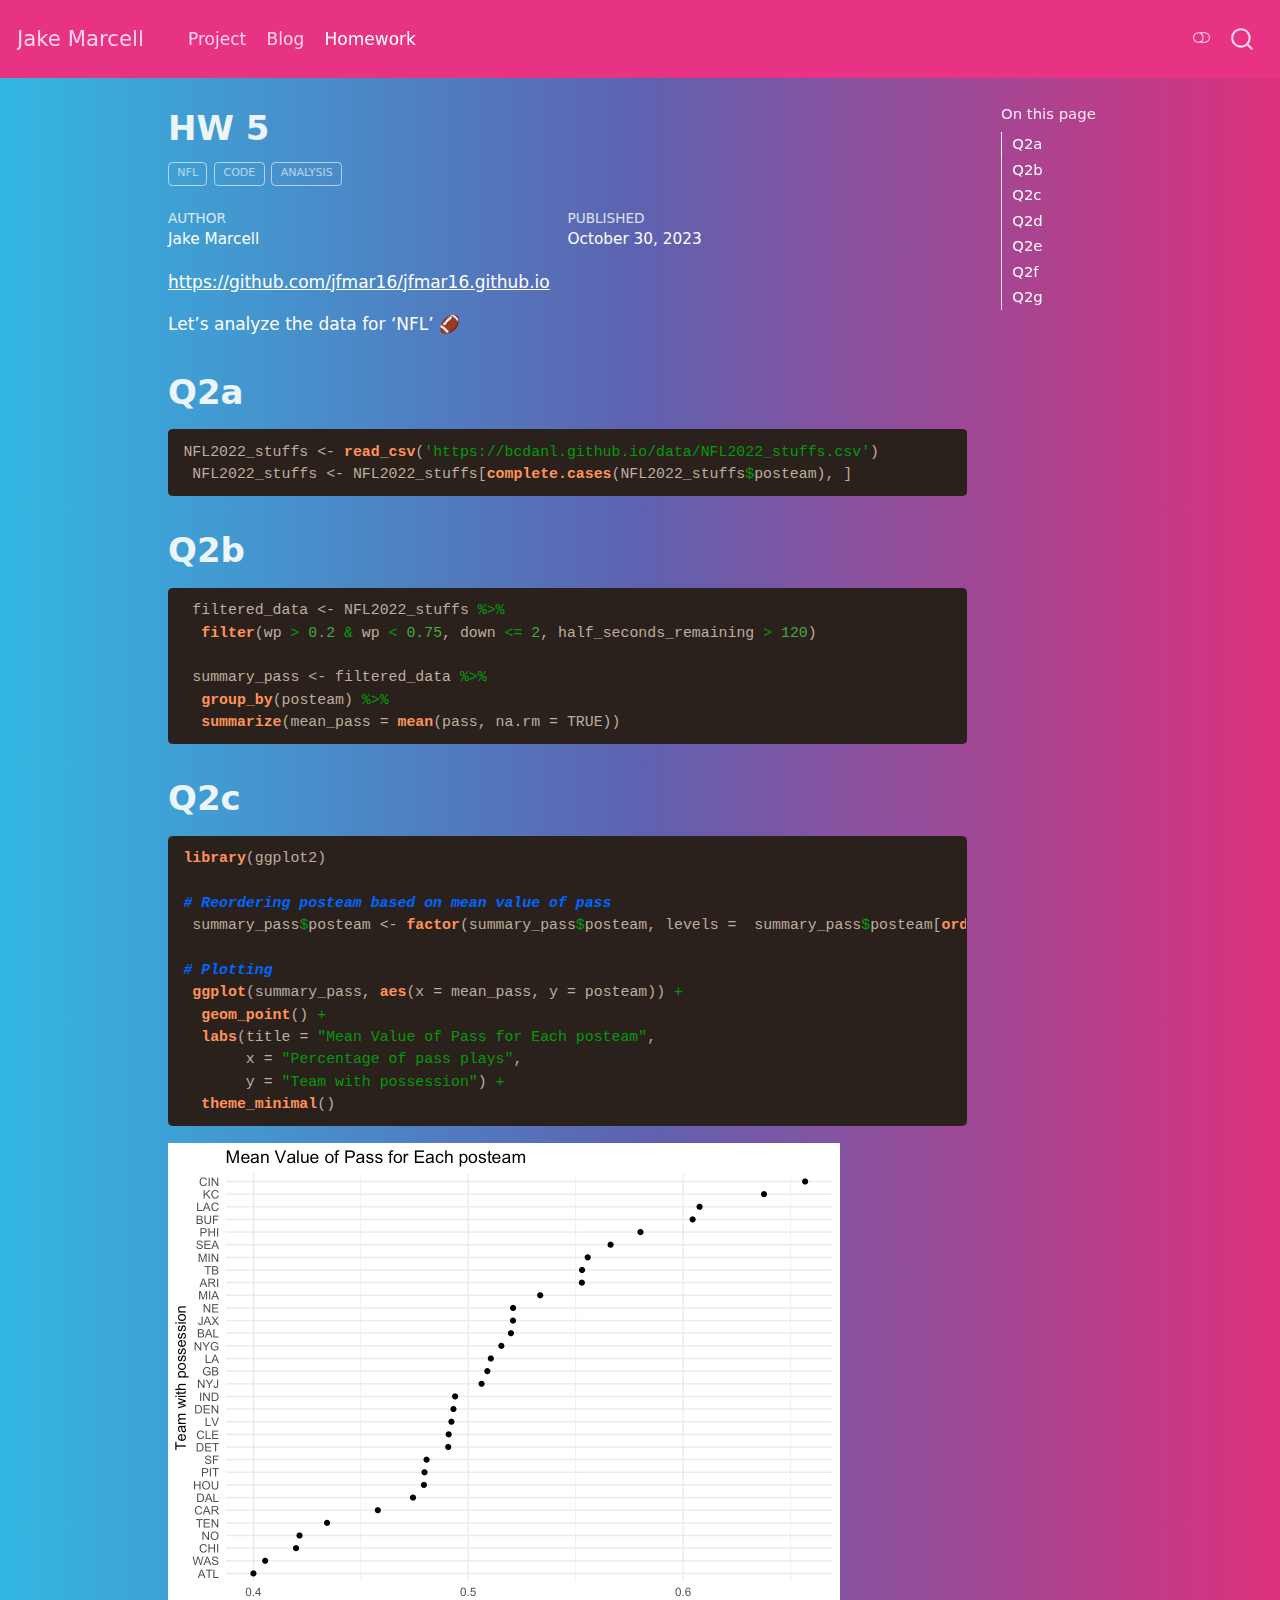
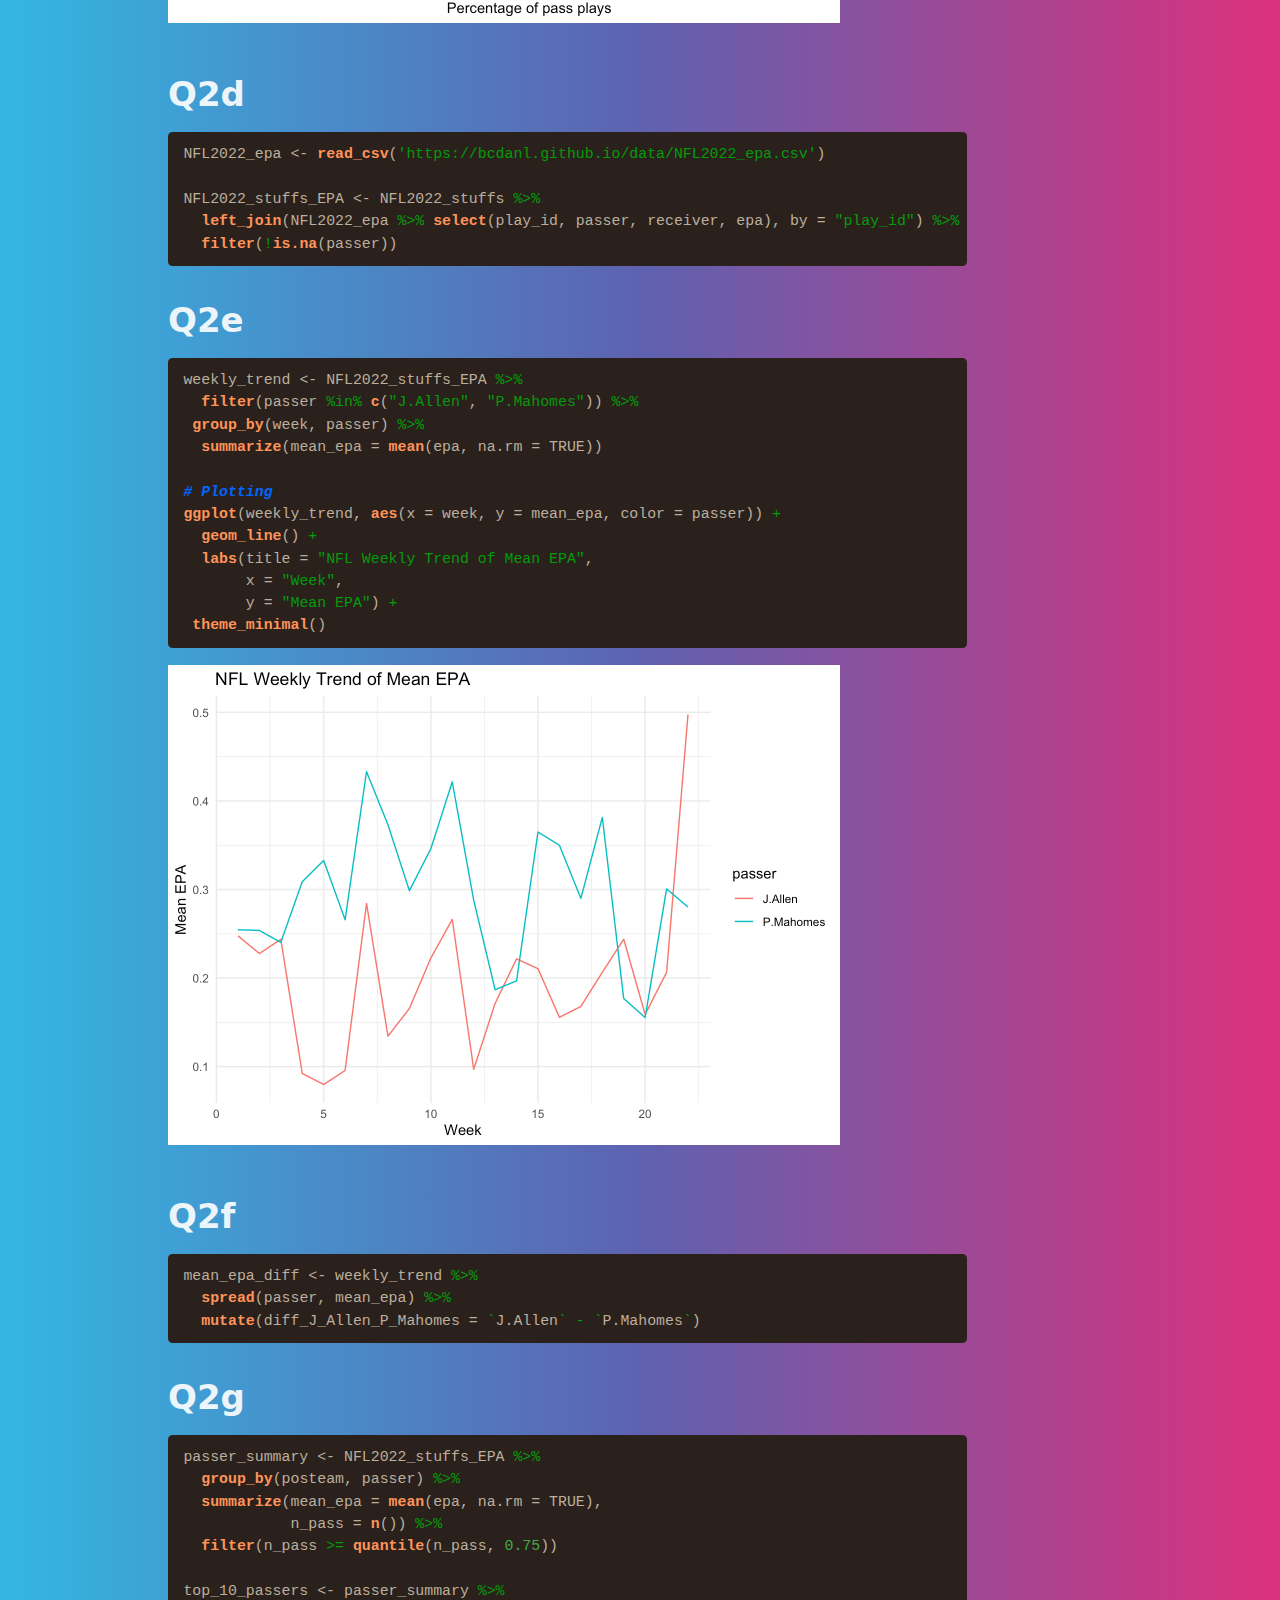
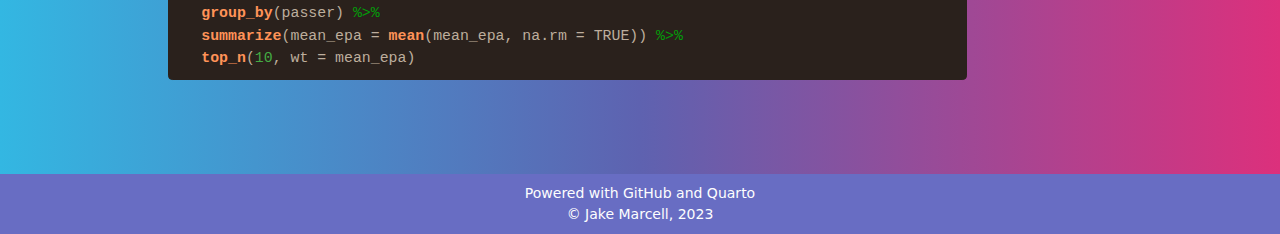
<file: danl200-hw5-Marcell-Jake.html>
<!DOCTYPE html>
<html xmlns="http://www.w3.org/1999/xhtml" lang="en" xml:lang="en"><head>

<meta charset="utf-8">
<meta name="generator" content="quarto-1.3.433">

<meta name="viewport" content="width=device-width, initial-scale=1.0, user-scalable=yes">

<meta name="author" content="Jake Marcell">
<meta name="dcterms.date" content="2023-10-30">

<title>Jake Marcell - HW 5</title>
<style>
code{white-space: pre-wrap;}
span.smallcaps{font-variant: small-caps;}
div.columns{display: flex; gap: min(4vw, 1.5em);}
div.column{flex: auto; overflow-x: auto;}
div.hanging-indent{margin-left: 1.5em; text-indent: -1.5em;}
ul.task-list{list-style: none;}
ul.task-list li input[type="checkbox"] {
  width: 0.8em;
  margin: 0 0.8em 0.2em -1em; /* quarto-specific, see https://github.com/quarto-dev/quarto-cli/issues/4556 */ 
  vertical-align: middle;
}
/* CSS for syntax highlighting */
pre > code.sourceCode { white-space: pre; position: relative; }
pre > code.sourceCode > span { display: inline-block; line-height: 1.25; }
pre > code.sourceCode > span:empty { height: 1.2em; }
.sourceCode { overflow: visible; }
code.sourceCode > span { color: inherit; text-decoration: inherit; }
div.sourceCode { margin: 1em 0; }
pre.sourceCode { margin: 0; }
@media screen {
div.sourceCode { overflow: auto; }
}
@media print {
pre > code.sourceCode { white-space: pre-wrap; }
pre > code.sourceCode > span { text-indent: -5em; padding-left: 5em; }
}
pre.numberSource code
  { counter-reset: source-line 0; }
pre.numberSource code > span
  { position: relative; left: -4em; counter-increment: source-line; }
pre.numberSource code > span > a:first-child::before
  { content: counter(source-line);
    position: relative; left: -1em; text-align: right; vertical-align: baseline;
    border: none; display: inline-block;
    -webkit-touch-callout: none; -webkit-user-select: none;
    -khtml-user-select: none; -moz-user-select: none;
    -ms-user-select: none; user-select: none;
    padding: 0 4px; width: 4em;
  }
pre.numberSource { margin-left: 3em;  padding-left: 4px; }
div.sourceCode
  {   }
@media screen {
pre > code.sourceCode > span > a:first-child::before { text-decoration: underline; }
}
</style>


<script src="site_libs/quarto-nav/quarto-nav.js"></script>
<script src="site_libs/clipboard/clipboard.min.js"></script>
<script src="site_libs/quarto-search/autocomplete.umd.js"></script>
<script src="site_libs/quarto-search/fuse.min.js"></script>
<script src="site_libs/quarto-search/quarto-search.js"></script>
<meta name="quarto:offset" content="./">
<script src="site_libs/quarto-html/quarto.js"></script>
<script src="site_libs/quarto-html/popper.min.js"></script>
<script src="site_libs/quarto-html/tippy.umd.min.js"></script>
<script src="site_libs/quarto-html/anchor.min.js"></script>
<link href="site_libs/quarto-html/tippy.css" rel="stylesheet">
<link href="site_libs/quarto-html/quarto-syntax-highlighting.css" rel="stylesheet" class="quarto-color-scheme" id="quarto-text-highlighting-styles">
<link href="site_libs/quarto-html/quarto-syntax-highlighting-dark.css" rel="prefetch" class="quarto-color-scheme quarto-color-alternate" id="quarto-text-highlighting-styles">
<script src="site_libs/bootstrap/bootstrap.min.js"></script>
<link href="site_libs/bootstrap/bootstrap-icons.css" rel="stylesheet">
<link href="site_libs/bootstrap/bootstrap.min.css" rel="stylesheet" class="quarto-color-scheme" id="quarto-bootstrap" data-mode="light">
<link href="site_libs/bootstrap/bootstrap-dark.min.css" rel="prefetch" class="quarto-color-scheme quarto-color-alternate" id="quarto-bootstrap" data-mode="dark">
<script id="quarto-search-options" type="application/json">{
  "location": "navbar",
  "copy-button": false,
  "collapse-after": 3,
  "panel-placement": "end",
  "type": "overlay",
  "limit": 20,
  "language": {
    "search-no-results-text": "No results",
    "search-matching-documents-text": "matching documents",
    "search-copy-link-title": "Copy link to search",
    "search-hide-matches-text": "Hide additional matches",
    "search-more-match-text": "more match in this document",
    "search-more-matches-text": "more matches in this document",
    "search-clear-button-title": "Clear",
    "search-detached-cancel-button-title": "Cancel",
    "search-submit-button-title": "Submit",
    "search-label": "Search"
  }
}</script>


<link rel="stylesheet" href="styles.css">
</head>

<body class="nav-fixed">

<div id="quarto-search-results"></div>
  <header id="quarto-header" class="headroom fixed-top">
    <nav class="navbar navbar-expand-lg navbar-dark ">
      <div class="navbar-container container-fluid">
      <div class="navbar-brand-container">
    <a class="navbar-brand" href="./index.html">
    <span class="navbar-title">Jake Marcell</span>
    </a>
  </div>
            <div id="quarto-search" class="" title="Search"></div>
          <button class="navbar-toggler" type="button" data-bs-toggle="collapse" data-bs-target="#navbarCollapse" aria-controls="navbarCollapse" aria-expanded="false" aria-label="Toggle navigation" onclick="if (window.quartoToggleHeadroom) { window.quartoToggleHeadroom(); }">
  <span class="navbar-toggler-icon"></span>
</button>
          <div class="collapse navbar-collapse" id="navbarCollapse">
            <ul class="navbar-nav navbar-nav-scroll me-auto">
  <li class="nav-item">
    <a class="nav-link" href="./project.html" rel="" target="">
 <span class="menu-text">Project</span></a>
  </li>  
  <li class="nav-item">
    <a class="nav-link" href="./blog-listing.html" rel="" target="">
 <span class="menu-text">Blog</span></a>
  </li>  
  <li class="nav-item">
    <a class="nav-link active" href="./danl200-hw5-Marcell-Jake.html" rel="" target="" aria-current="page">
 <span class="menu-text">Homework</span></a>
  </li>  
</ul>
            <div class="quarto-navbar-tools ms-auto">
  <a href="" class="quarto-color-scheme-toggle quarto-navigation-tool  px-1" onclick="window.quartoToggleColorScheme(); return false;" title="Toggle dark mode"><i class="bi"></i></a>
</div>
          </div> <!-- /navcollapse -->
      </div> <!-- /container-fluid -->
    </nav>
</header>
<!-- content -->
<div id="quarto-content" class="quarto-container page-columns page-rows-contents page-layout-article page-navbar">
<!-- sidebar -->
<!-- margin-sidebar -->
    <div id="quarto-margin-sidebar" class="sidebar margin-sidebar">
        <nav id="TOC" role="doc-toc" class="toc-active">
    <h2 id="toc-title">On this page</h2>
   
  <ul>
  <li><a href="#q2a" id="toc-q2a" class="nav-link active" data-scroll-target="#q2a">Q2a</a></li>
  <li><a href="#q2b" id="toc-q2b" class="nav-link" data-scroll-target="#q2b">Q2b</a></li>
  <li><a href="#q2c" id="toc-q2c" class="nav-link" data-scroll-target="#q2c">Q2c</a></li>
  <li><a href="#q2d" id="toc-q2d" class="nav-link" data-scroll-target="#q2d">Q2d</a></li>
  <li><a href="#q2e" id="toc-q2e" class="nav-link" data-scroll-target="#q2e">Q2e</a></li>
  <li><a href="#q2f" id="toc-q2f" class="nav-link" data-scroll-target="#q2f">Q2f</a></li>
  <li><a href="#q2g" id="toc-q2g" class="nav-link" data-scroll-target="#q2g">Q2g</a></li>
  </ul>
</nav>
    </div>
<!-- main -->
<main class="content" id="quarto-document-content">

<header id="title-block-header" class="quarto-title-block default">
<div class="quarto-title">
<h1 class="title">HW 5</h1>
  <div class="quarto-categories">
    <div class="quarto-category">nfl</div>
    <div class="quarto-category">code</div>
    <div class="quarto-category">analysis</div>
  </div>
  </div>



<div class="quarto-title-meta">

    <div>
    <div class="quarto-title-meta-heading">Author</div>
    <div class="quarto-title-meta-contents">
             <p>Jake Marcell </p>
          </div>
  </div>
    
    <div>
    <div class="quarto-title-meta-heading">Published</div>
    <div class="quarto-title-meta-contents">
      <p class="date">October 30, 2023</p>
    </div>
  </div>
  
    
  </div>
  

</header>

<p><a href="https://github.com/jfmar16/jfmar16.github.io" class="uri">https://github.com/jfmar16/jfmar16.github.io</a></p>
<p>Let’s analyze the data for ‘NFL’ <span class="emoji" data-emoji="football">🏈</span></p>
<section id="q2a" class="level1">
<h1>Q2a</h1>
<div class="cell">
<div class="sourceCode cell-code" id="cb1"><pre class="sourceCode r code-with-copy"><code class="sourceCode r"><span id="cb1-1"><a href="#cb1-1" aria-hidden="true" tabindex="-1"></a>NFL2022_stuffs <span class="ot">&lt;-</span> <span class="fu">read_csv</span>(<span class="st">'https://bcdanl.github.io/data/NFL2022_stuffs.csv'</span>)</span>
<span id="cb1-2"><a href="#cb1-2" aria-hidden="true" tabindex="-1"></a> NFL2022_stuffs <span class="ot">&lt;-</span> NFL2022_stuffs[<span class="fu">complete.cases</span>(NFL2022_stuffs<span class="sc">$</span>posteam), ]</span></code><button title="Copy to Clipboard" class="code-copy-button"><i class="bi"></i></button></pre></div>
</div>
</section>
<section id="q2b" class="level1">
<h1>Q2b</h1>
<div class="cell">
<div class="sourceCode cell-code" id="cb2"><pre class="sourceCode r code-with-copy"><code class="sourceCode r"><span id="cb2-1"><a href="#cb2-1" aria-hidden="true" tabindex="-1"></a> filtered_data <span class="ot">&lt;-</span> NFL2022_stuffs <span class="sc">%&gt;%</span></span>
<span id="cb2-2"><a href="#cb2-2" aria-hidden="true" tabindex="-1"></a>  <span class="fu">filter</span>(wp <span class="sc">&gt;</span> <span class="fl">0.2</span> <span class="sc">&amp;</span> wp <span class="sc">&lt;</span> <span class="fl">0.75</span>, down <span class="sc">&lt;=</span> <span class="dv">2</span>, half_seconds_remaining <span class="sc">&gt;</span> <span class="dv">120</span>)</span>
<span id="cb2-3"><a href="#cb2-3" aria-hidden="true" tabindex="-1"></a></span>
<span id="cb2-4"><a href="#cb2-4" aria-hidden="true" tabindex="-1"></a> summary_pass <span class="ot">&lt;-</span> filtered_data <span class="sc">%&gt;%</span></span>
<span id="cb2-5"><a href="#cb2-5" aria-hidden="true" tabindex="-1"></a>  <span class="fu">group_by</span>(posteam) <span class="sc">%&gt;%</span></span>
<span id="cb2-6"><a href="#cb2-6" aria-hidden="true" tabindex="-1"></a>  <span class="fu">summarize</span>(<span class="at">mean_pass =</span> <span class="fu">mean</span>(pass, <span class="at">na.rm =</span> <span class="cn">TRUE</span>))</span></code><button title="Copy to Clipboard" class="code-copy-button"><i class="bi"></i></button></pre></div>
</div>
</section>
<section id="q2c" class="level1">
<h1>Q2c</h1>
<div class="cell">
<div class="sourceCode cell-code" id="cb3"><pre class="sourceCode r code-with-copy"><code class="sourceCode r"><span id="cb3-1"><a href="#cb3-1" aria-hidden="true" tabindex="-1"></a><span class="fu">library</span>(ggplot2)</span>
<span id="cb3-2"><a href="#cb3-2" aria-hidden="true" tabindex="-1"></a></span>
<span id="cb3-3"><a href="#cb3-3" aria-hidden="true" tabindex="-1"></a><span class="co"># Reordering posteam based on mean value of pass</span></span>
<span id="cb3-4"><a href="#cb3-4" aria-hidden="true" tabindex="-1"></a> summary_pass<span class="sc">$</span>posteam <span class="ot">&lt;-</span> <span class="fu">factor</span>(summary_pass<span class="sc">$</span>posteam, <span class="at">levels =</span>  summary_pass<span class="sc">$</span>posteam[<span class="fu">order</span>(summary_pass<span class="sc">$</span>mean_pass)])</span>
<span id="cb3-5"><a href="#cb3-5" aria-hidden="true" tabindex="-1"></a></span>
<span id="cb3-6"><a href="#cb3-6" aria-hidden="true" tabindex="-1"></a><span class="co"># Plotting</span></span>
<span id="cb3-7"><a href="#cb3-7" aria-hidden="true" tabindex="-1"></a> <span class="fu">ggplot</span>(summary_pass, <span class="fu">aes</span>(<span class="at">x =</span> mean_pass, <span class="at">y =</span> posteam)) <span class="sc">+</span></span>
<span id="cb3-8"><a href="#cb3-8" aria-hidden="true" tabindex="-1"></a>  <span class="fu">geom_point</span>() <span class="sc">+</span></span>
<span id="cb3-9"><a href="#cb3-9" aria-hidden="true" tabindex="-1"></a>  <span class="fu">labs</span>(<span class="at">title =</span> <span class="st">"Mean Value of Pass for Each posteam"</span>,</span>
<span id="cb3-10"><a href="#cb3-10" aria-hidden="true" tabindex="-1"></a>       <span class="at">x =</span> <span class="st">"Percentage of pass plays"</span>,</span>
<span id="cb3-11"><a href="#cb3-11" aria-hidden="true" tabindex="-1"></a>       <span class="at">y =</span> <span class="st">"Team with possession"</span>) <span class="sc">+</span></span>
<span id="cb3-12"><a href="#cb3-12" aria-hidden="true" tabindex="-1"></a>  <span class="fu">theme_minimal</span>()</span></code><button title="Copy to Clipboard" class="code-copy-button"><i class="bi"></i></button></pre></div>
<div class="cell-output-display">
<p><img src="danl200-hw5-Marcell-Jake_files/figure-html/unnamed-chunk-3-1.png" class="img-fluid" width="672"></p>
</div>
</div>
</section>
<section id="q2d" class="level1">
<h1>Q2d</h1>
<div class="cell">
<div class="sourceCode cell-code" id="cb4"><pre class="sourceCode r code-with-copy"><code class="sourceCode r"><span id="cb4-1"><a href="#cb4-1" aria-hidden="true" tabindex="-1"></a>NFL2022_epa <span class="ot">&lt;-</span> <span class="fu">read_csv</span>(<span class="st">'https://bcdanl.github.io/data/NFL2022_epa.csv'</span>)</span>
<span id="cb4-2"><a href="#cb4-2" aria-hidden="true" tabindex="-1"></a></span>
<span id="cb4-3"><a href="#cb4-3" aria-hidden="true" tabindex="-1"></a>NFL2022_stuffs_EPA <span class="ot">&lt;-</span> NFL2022_stuffs <span class="sc">%&gt;%</span></span>
<span id="cb4-4"><a href="#cb4-4" aria-hidden="true" tabindex="-1"></a>  <span class="fu">left_join</span>(NFL2022_epa <span class="sc">%&gt;%</span> <span class="fu">select</span>(play_id, passer, receiver, epa), <span class="at">by =</span> <span class="st">"play_id"</span>) <span class="sc">%&gt;%</span></span>
<span id="cb4-5"><a href="#cb4-5" aria-hidden="true" tabindex="-1"></a>  <span class="fu">filter</span>(<span class="sc">!</span><span class="fu">is.na</span>(passer))</span></code><button title="Copy to Clipboard" class="code-copy-button"><i class="bi"></i></button></pre></div>
</div>
</section>
<section id="q2e" class="level1">
<h1>Q2e</h1>
<div class="cell">
<div class="sourceCode cell-code" id="cb5"><pre class="sourceCode r code-with-copy"><code class="sourceCode r"><span id="cb5-1"><a href="#cb5-1" aria-hidden="true" tabindex="-1"></a>weekly_trend <span class="ot">&lt;-</span> NFL2022_stuffs_EPA <span class="sc">%&gt;%</span></span>
<span id="cb5-2"><a href="#cb5-2" aria-hidden="true" tabindex="-1"></a>  <span class="fu">filter</span>(passer <span class="sc">%in%</span> <span class="fu">c</span>(<span class="st">"J.Allen"</span>, <span class="st">"P.Mahomes"</span>)) <span class="sc">%&gt;%</span></span>
<span id="cb5-3"><a href="#cb5-3" aria-hidden="true" tabindex="-1"></a> <span class="fu">group_by</span>(week, passer) <span class="sc">%&gt;%</span></span>
<span id="cb5-4"><a href="#cb5-4" aria-hidden="true" tabindex="-1"></a>  <span class="fu">summarize</span>(<span class="at">mean_epa =</span> <span class="fu">mean</span>(epa, <span class="at">na.rm =</span> <span class="cn">TRUE</span>))</span>
<span id="cb5-5"><a href="#cb5-5" aria-hidden="true" tabindex="-1"></a></span>
<span id="cb5-6"><a href="#cb5-6" aria-hidden="true" tabindex="-1"></a><span class="co"># Plotting</span></span>
<span id="cb5-7"><a href="#cb5-7" aria-hidden="true" tabindex="-1"></a><span class="fu">ggplot</span>(weekly_trend, <span class="fu">aes</span>(<span class="at">x =</span> week, <span class="at">y =</span> mean_epa, <span class="at">color =</span> passer)) <span class="sc">+</span></span>
<span id="cb5-8"><a href="#cb5-8" aria-hidden="true" tabindex="-1"></a>  <span class="fu">geom_line</span>() <span class="sc">+</span></span>
<span id="cb5-9"><a href="#cb5-9" aria-hidden="true" tabindex="-1"></a>  <span class="fu">labs</span>(<span class="at">title =</span> <span class="st">"NFL Weekly Trend of Mean EPA"</span>,</span>
<span id="cb5-10"><a href="#cb5-10" aria-hidden="true" tabindex="-1"></a>       <span class="at">x =</span> <span class="st">"Week"</span>,</span>
<span id="cb5-11"><a href="#cb5-11" aria-hidden="true" tabindex="-1"></a>       <span class="at">y =</span> <span class="st">"Mean EPA"</span>) <span class="sc">+</span></span>
<span id="cb5-12"><a href="#cb5-12" aria-hidden="true" tabindex="-1"></a> <span class="fu">theme_minimal</span>()</span></code><button title="Copy to Clipboard" class="code-copy-button"><i class="bi"></i></button></pre></div>
<div class="cell-output-display">
<p><img src="danl200-hw5-Marcell-Jake_files/figure-html/unnamed-chunk-5-1.png" class="img-fluid" width="672"></p>
</div>
</div>
</section>
<section id="q2f" class="level1">
<h1>Q2f</h1>
<div class="cell">
<div class="sourceCode cell-code" id="cb6"><pre class="sourceCode r code-with-copy"><code class="sourceCode r"><span id="cb6-1"><a href="#cb6-1" aria-hidden="true" tabindex="-1"></a>mean_epa_diff <span class="ot">&lt;-</span> weekly_trend <span class="sc">%&gt;%</span></span>
<span id="cb6-2"><a href="#cb6-2" aria-hidden="true" tabindex="-1"></a>  <span class="fu">spread</span>(passer, mean_epa) <span class="sc">%&gt;%</span></span>
<span id="cb6-3"><a href="#cb6-3" aria-hidden="true" tabindex="-1"></a>  <span class="fu">mutate</span>(<span class="at">diff_J_Allen_P_Mahomes =</span> <span class="st">`</span><span class="at">J.Allen</span><span class="st">`</span> <span class="sc">-</span> <span class="st">`</span><span class="at">P.Mahomes</span><span class="st">`</span>)</span></code><button title="Copy to Clipboard" class="code-copy-button"><i class="bi"></i></button></pre></div>
</div>
</section>
<section id="q2g" class="level1">
<h1>Q2g</h1>
<div class="cell">
<div class="sourceCode cell-code" id="cb7"><pre class="sourceCode r code-with-copy"><code class="sourceCode r"><span id="cb7-1"><a href="#cb7-1" aria-hidden="true" tabindex="-1"></a>passer_summary <span class="ot">&lt;-</span> NFL2022_stuffs_EPA <span class="sc">%&gt;%</span></span>
<span id="cb7-2"><a href="#cb7-2" aria-hidden="true" tabindex="-1"></a>  <span class="fu">group_by</span>(posteam, passer) <span class="sc">%&gt;%</span></span>
<span id="cb7-3"><a href="#cb7-3" aria-hidden="true" tabindex="-1"></a>  <span class="fu">summarize</span>(<span class="at">mean_epa =</span> <span class="fu">mean</span>(epa, <span class="at">na.rm =</span> <span class="cn">TRUE</span>),</span>
<span id="cb7-4"><a href="#cb7-4" aria-hidden="true" tabindex="-1"></a>            <span class="at">n_pass =</span> <span class="fu">n</span>()) <span class="sc">%&gt;%</span></span>
<span id="cb7-5"><a href="#cb7-5" aria-hidden="true" tabindex="-1"></a>  <span class="fu">filter</span>(n_pass <span class="sc">&gt;=</span> <span class="fu">quantile</span>(n_pass, <span class="fl">0.75</span>))</span>
<span id="cb7-6"><a href="#cb7-6" aria-hidden="true" tabindex="-1"></a></span>
<span id="cb7-7"><a href="#cb7-7" aria-hidden="true" tabindex="-1"></a>top_10_passers <span class="ot">&lt;-</span> passer_summary <span class="sc">%&gt;%</span></span>
<span id="cb7-8"><a href="#cb7-8" aria-hidden="true" tabindex="-1"></a>  <span class="fu">group_by</span>(passer) <span class="sc">%&gt;%</span></span>
<span id="cb7-9"><a href="#cb7-9" aria-hidden="true" tabindex="-1"></a>  <span class="fu">summarize</span>(<span class="at">mean_epa =</span> <span class="fu">mean</span>(mean_epa, <span class="at">na.rm =</span> <span class="cn">TRUE</span>)) <span class="sc">%&gt;%</span></span>
<span id="cb7-10"><a href="#cb7-10" aria-hidden="true" tabindex="-1"></a>  <span class="fu">top_n</span>(<span class="dv">10</span>, <span class="at">wt =</span> mean_epa)</span></code><button title="Copy to Clipboard" class="code-copy-button"><i class="bi"></i></button></pre></div>
</div>


</section>

</main> <!-- /main -->
<script type="text/javascript" src="links.js"></script>
<script id="quarto-html-after-body" type="application/javascript">
window.document.addEventListener("DOMContentLoaded", function (event) {
  const toggleBodyColorMode = (bsSheetEl) => {
    const mode = bsSheetEl.getAttribute("data-mode");
    const bodyEl = window.document.querySelector("body");
    if (mode === "dark") {
      bodyEl.classList.add("quarto-dark");
      bodyEl.classList.remove("quarto-light");
    } else {
      bodyEl.classList.add("quarto-light");
      bodyEl.classList.remove("quarto-dark");
    }
  }
  const toggleBodyColorPrimary = () => {
    const bsSheetEl = window.document.querySelector("link#quarto-bootstrap");
    if (bsSheetEl) {
      toggleBodyColorMode(bsSheetEl);
    }
  }
  toggleBodyColorPrimary();  
  const disableStylesheet = (stylesheets) => {
    for (let i=0; i < stylesheets.length; i++) {
      const stylesheet = stylesheets[i];
      stylesheet.rel = 'prefetch';
    }
  }
  const enableStylesheet = (stylesheets) => {
    for (let i=0; i < stylesheets.length; i++) {
      const stylesheet = stylesheets[i];
      stylesheet.rel = 'stylesheet';
    }
  }
  const manageTransitions = (selector, allowTransitions) => {
    const els = window.document.querySelectorAll(selector);
    for (let i=0; i < els.length; i++) {
      const el = els[i];
      if (allowTransitions) {
        el.classList.remove('notransition');
      } else {
        el.classList.add('notransition');
      }
    }
  }
  const toggleColorMode = (alternate) => {
    // Switch the stylesheets
    const alternateStylesheets = window.document.querySelectorAll('link.quarto-color-scheme.quarto-color-alternate');
    manageTransitions('#quarto-margin-sidebar .nav-link', false);
    if (alternate) {
      enableStylesheet(alternateStylesheets);
      for (const sheetNode of alternateStylesheets) {
        if (sheetNode.id === "quarto-bootstrap") {
          toggleBodyColorMode(sheetNode);
        }
      }
    } else {
      disableStylesheet(alternateStylesheets);
      toggleBodyColorPrimary();
    }
    manageTransitions('#quarto-margin-sidebar .nav-link', true);
    // Switch the toggles
    const toggles = window.document.querySelectorAll('.quarto-color-scheme-toggle');
    for (let i=0; i < toggles.length; i++) {
      const toggle = toggles[i];
      if (toggle) {
        if (alternate) {
          toggle.classList.add("alternate");     
        } else {
          toggle.classList.remove("alternate");
        }
      }
    }
    // Hack to workaround the fact that safari doesn't
    // properly recolor the scrollbar when toggling (#1455)
    if (navigator.userAgent.indexOf('Safari') > 0 && navigator.userAgent.indexOf('Chrome') == -1) {
      manageTransitions("body", false);
      window.scrollTo(0, 1);
      setTimeout(() => {
        window.scrollTo(0, 0);
        manageTransitions("body", true);
      }, 40);  
    }
  }
  const isFileUrl = () => { 
    return window.location.protocol === 'file:';
  }
  const hasAlternateSentinel = () => {  
    let styleSentinel = getColorSchemeSentinel();
    if (styleSentinel !== null) {
      return styleSentinel === "alternate";
    } else {
      return false;
    }
  }
  const setStyleSentinel = (alternate) => {
    const value = alternate ? "alternate" : "default";
    if (!isFileUrl()) {
      window.localStorage.setItem("quarto-color-scheme", value);
    } else {
      localAlternateSentinel = value;
    }
  }
  const getColorSchemeSentinel = () => {
    if (!isFileUrl()) {
      const storageValue = window.localStorage.getItem("quarto-color-scheme");
      return storageValue != null ? storageValue : localAlternateSentinel;
    } else {
      return localAlternateSentinel;
    }
  }
  let localAlternateSentinel = 'default';
  // Dark / light mode switch
  window.quartoToggleColorScheme = () => {
    // Read the current dark / light value 
    let toAlternate = !hasAlternateSentinel();
    toggleColorMode(toAlternate);
    setStyleSentinel(toAlternate);
  };
  // Ensure there is a toggle, if there isn't float one in the top right
  if (window.document.querySelector('.quarto-color-scheme-toggle') === null) {
    const a = window.document.createElement('a');
    a.classList.add('top-right');
    a.classList.add('quarto-color-scheme-toggle');
    a.href = "";
    a.onclick = function() { try { window.quartoToggleColorScheme(); } catch {} return false; };
    const i = window.document.createElement("i");
    i.classList.add('bi');
    a.appendChild(i);
    window.document.body.appendChild(a);
  }
  // Switch to dark mode if need be
  if (hasAlternateSentinel()) {
    toggleColorMode(true);
  } else {
    toggleColorMode(false);
  }
  const icon = "";
  const anchorJS = new window.AnchorJS();
  anchorJS.options = {
    placement: 'right',
    icon: icon
  };
  anchorJS.add('.anchored');
  const isCodeAnnotation = (el) => {
    for (const clz of el.classList) {
      if (clz.startsWith('code-annotation-')) {                     
        return true;
      }
    }
    return false;
  }
  const clipboard = new window.ClipboardJS('.code-copy-button', {
    text: function(trigger) {
      const codeEl = trigger.previousElementSibling.cloneNode(true);
      for (const childEl of codeEl.children) {
        if (isCodeAnnotation(childEl)) {
          childEl.remove();
        }
      }
      return codeEl.innerText;
    }
  });
  clipboard.on('success', function(e) {
    // button target
    const button = e.trigger;
    // don't keep focus
    button.blur();
    // flash "checked"
    button.classList.add('code-copy-button-checked');
    var currentTitle = button.getAttribute("title");
    button.setAttribute("title", "Copied!");
    let tooltip;
    if (window.bootstrap) {
      button.setAttribute("data-bs-toggle", "tooltip");
      button.setAttribute("data-bs-placement", "left");
      button.setAttribute("data-bs-title", "Copied!");
      tooltip = new bootstrap.Tooltip(button, 
        { trigger: "manual", 
          customClass: "code-copy-button-tooltip",
          offset: [0, -8]});
      tooltip.show();    
    }
    setTimeout(function() {
      if (tooltip) {
        tooltip.hide();
        button.removeAttribute("data-bs-title");
        button.removeAttribute("data-bs-toggle");
        button.removeAttribute("data-bs-placement");
      }
      button.setAttribute("title", currentTitle);
      button.classList.remove('code-copy-button-checked');
    }, 1000);
    // clear code selection
    e.clearSelection();
  });
  function tippyHover(el, contentFn) {
    const config = {
      allowHTML: true,
      content: contentFn,
      maxWidth: 500,
      delay: 100,
      arrow: false,
      appendTo: function(el) {
          return el.parentElement;
      },
      interactive: true,
      interactiveBorder: 10,
      theme: 'quarto',
      placement: 'bottom-start'
    };
    window.tippy(el, config); 
  }
  const noterefs = window.document.querySelectorAll('a[role="doc-noteref"]');
  for (var i=0; i<noterefs.length; i++) {
    const ref = noterefs[i];
    tippyHover(ref, function() {
      // use id or data attribute instead here
      let href = ref.getAttribute('data-footnote-href') || ref.getAttribute('href');
      try { href = new URL(href).hash; } catch {}
      const id = href.replace(/^#\/?/, "");
      const note = window.document.getElementById(id);
      return note.innerHTML;
    });
  }
      let selectedAnnoteEl;
      const selectorForAnnotation = ( cell, annotation) => {
        let cellAttr = 'data-code-cell="' + cell + '"';
        let lineAttr = 'data-code-annotation="' +  annotation + '"';
        const selector = 'span[' + cellAttr + '][' + lineAttr + ']';
        return selector;
      }
      const selectCodeLines = (annoteEl) => {
        const doc = window.document;
        const targetCell = annoteEl.getAttribute("data-target-cell");
        const targetAnnotation = annoteEl.getAttribute("data-target-annotation");
        const annoteSpan = window.document.querySelector(selectorForAnnotation(targetCell, targetAnnotation));
        const lines = annoteSpan.getAttribute("data-code-lines").split(",");
        const lineIds = lines.map((line) => {
          return targetCell + "-" + line;
        })
        let top = null;
        let height = null;
        let parent = null;
        if (lineIds.length > 0) {
            //compute the position of the single el (top and bottom and make a div)
            const el = window.document.getElementById(lineIds[0]);
            top = el.offsetTop;
            height = el.offsetHeight;
            parent = el.parentElement.parentElement;
          if (lineIds.length > 1) {
            const lastEl = window.document.getElementById(lineIds[lineIds.length - 1]);
            const bottom = lastEl.offsetTop + lastEl.offsetHeight;
            height = bottom - top;
          }
          if (top !== null && height !== null && parent !== null) {
            // cook up a div (if necessary) and position it 
            let div = window.document.getElementById("code-annotation-line-highlight");
            if (div === null) {
              div = window.document.createElement("div");
              div.setAttribute("id", "code-annotation-line-highlight");
              div.style.position = 'absolute';
              parent.appendChild(div);
            }
            div.style.top = top - 2 + "px";
            div.style.height = height + 4 + "px";
            let gutterDiv = window.document.getElementById("code-annotation-line-highlight-gutter");
            if (gutterDiv === null) {
              gutterDiv = window.document.createElement("div");
              gutterDiv.setAttribute("id", "code-annotation-line-highlight-gutter");
              gutterDiv.style.position = 'absolute';
              const codeCell = window.document.getElementById(targetCell);
              const gutter = codeCell.querySelector('.code-annotation-gutter');
              gutter.appendChild(gutterDiv);
            }
            gutterDiv.style.top = top - 2 + "px";
            gutterDiv.style.height = height + 4 + "px";
          }
          selectedAnnoteEl = annoteEl;
        }
      };
      const unselectCodeLines = () => {
        const elementsIds = ["code-annotation-line-highlight", "code-annotation-line-highlight-gutter"];
        elementsIds.forEach((elId) => {
          const div = window.document.getElementById(elId);
          if (div) {
            div.remove();
          }
        });
        selectedAnnoteEl = undefined;
      };
      // Attach click handler to the DT
      const annoteDls = window.document.querySelectorAll('dt[data-target-cell]');
      for (const annoteDlNode of annoteDls) {
        annoteDlNode.addEventListener('click', (event) => {
          const clickedEl = event.target;
          if (clickedEl !== selectedAnnoteEl) {
            unselectCodeLines();
            const activeEl = window.document.querySelector('dt[data-target-cell].code-annotation-active');
            if (activeEl) {
              activeEl.classList.remove('code-annotation-active');
            }
            selectCodeLines(clickedEl);
            clickedEl.classList.add('code-annotation-active');
          } else {
            // Unselect the line
            unselectCodeLines();
            clickedEl.classList.remove('code-annotation-active');
          }
        });
      }
  const findCites = (el) => {
    const parentEl = el.parentElement;
    if (parentEl) {
      const cites = parentEl.dataset.cites;
      if (cites) {
        return {
          el,
          cites: cites.split(' ')
        };
      } else {
        return findCites(el.parentElement)
      }
    } else {
      return undefined;
    }
  };
  var bibliorefs = window.document.querySelectorAll('a[role="doc-biblioref"]');
  for (var i=0; i<bibliorefs.length; i++) {
    const ref = bibliorefs[i];
    const citeInfo = findCites(ref);
    if (citeInfo) {
      tippyHover(citeInfo.el, function() {
        var popup = window.document.createElement('div');
        citeInfo.cites.forEach(function(cite) {
          var citeDiv = window.document.createElement('div');
          citeDiv.classList.add('hanging-indent');
          citeDiv.classList.add('csl-entry');
          var biblioDiv = window.document.getElementById('ref-' + cite);
          if (biblioDiv) {
            citeDiv.innerHTML = biblioDiv.innerHTML;
          }
          popup.appendChild(citeDiv);
        });
        return popup.innerHTML;
      });
    }
  }
});
</script>
</div> <!-- /content -->
<footer class="footer">
  <div class="nav-footer">
    <div class="nav-footer-left">
      &nbsp;
    </div>   
    <div class="nav-footer-center">Powered with GitHub and Quarto<br>© Jake Marcell, 2023</div>
    <div class="nav-footer-right">
      &nbsp;
    </div>
  </div>
</footer>



</body></html>
</file>
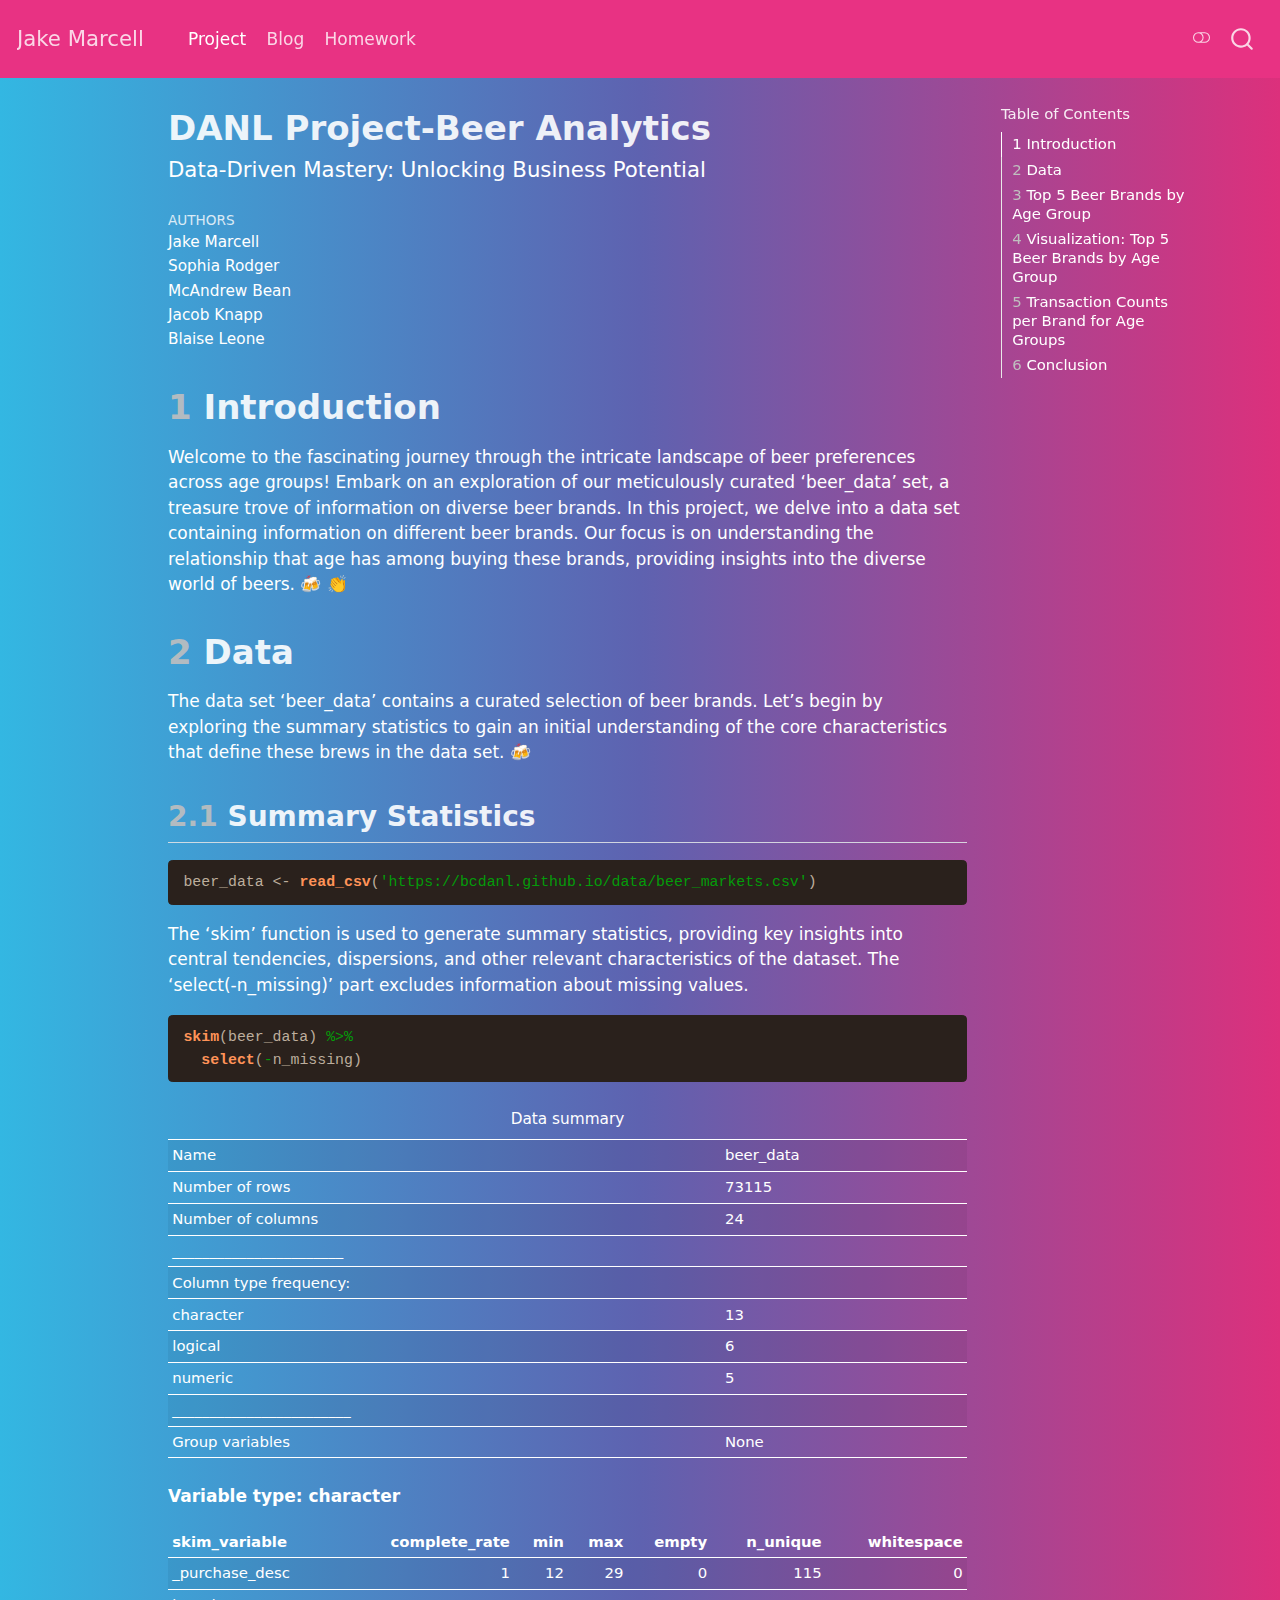
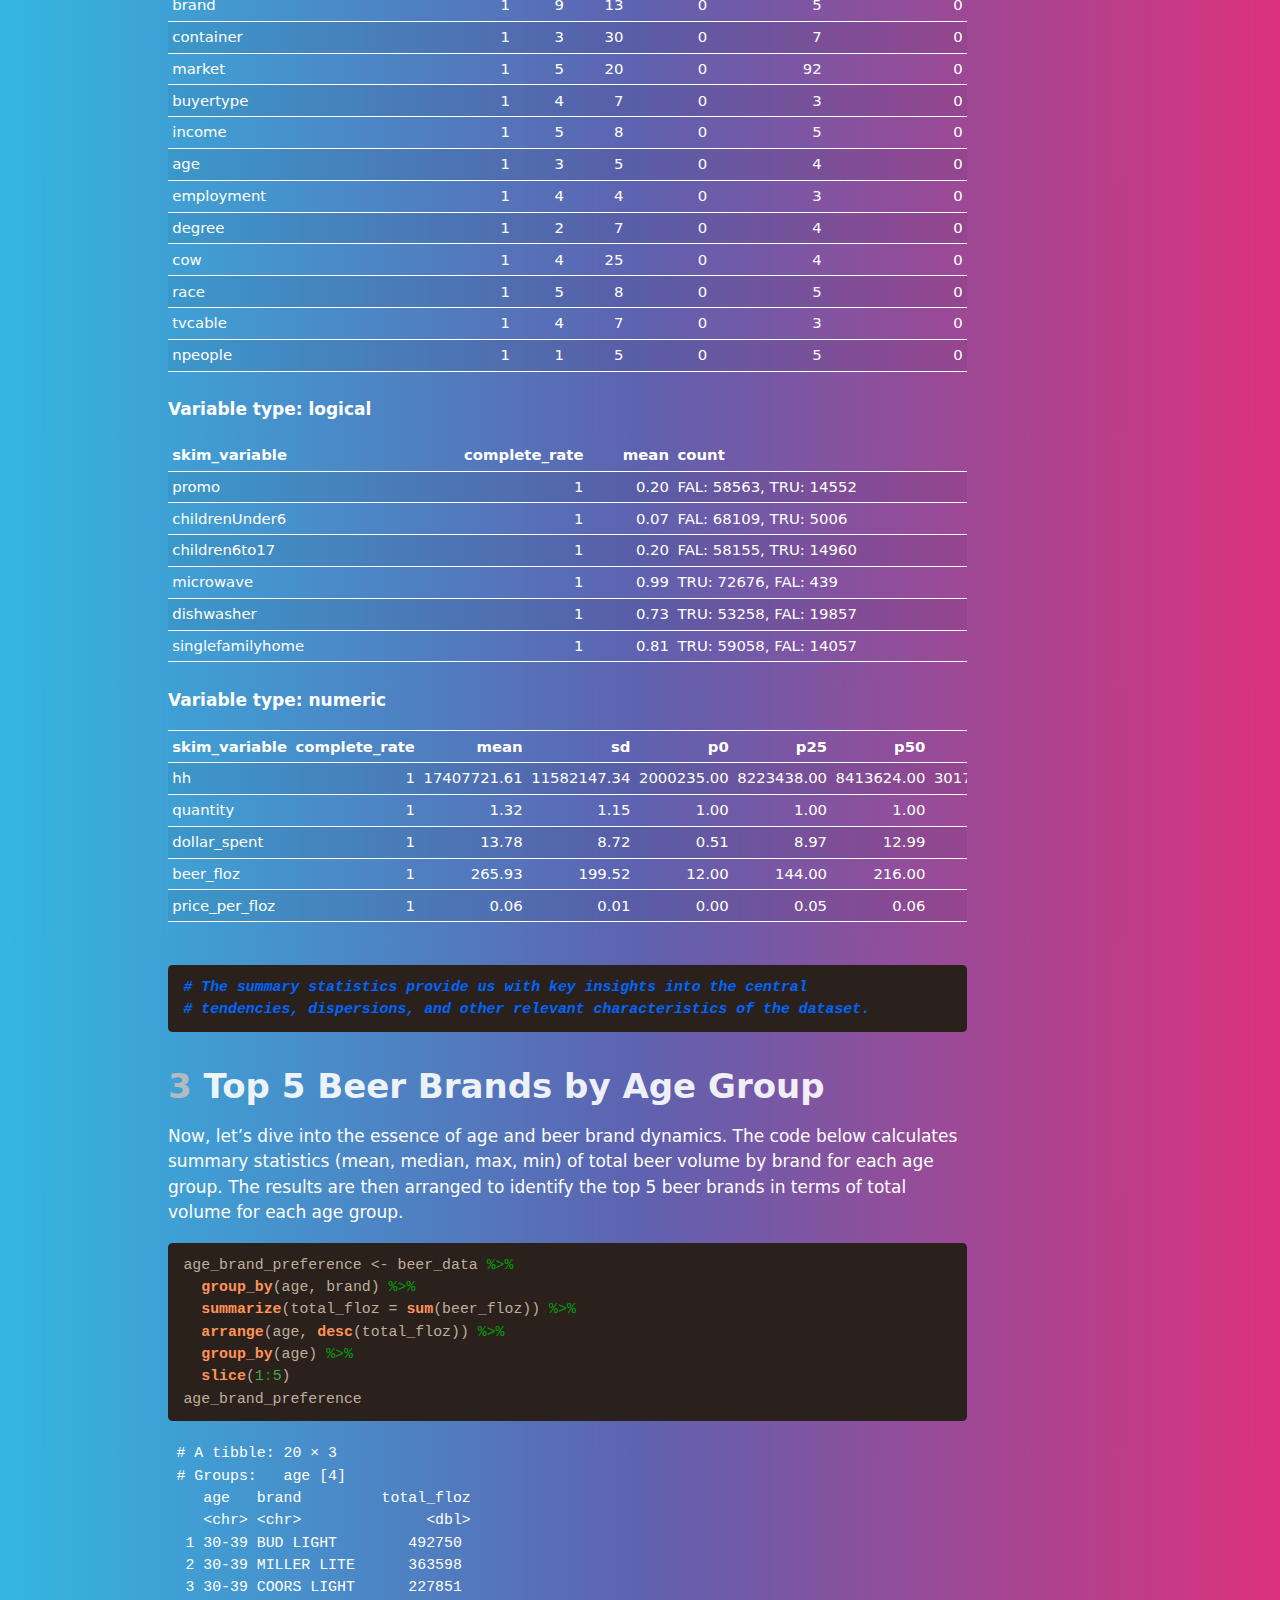
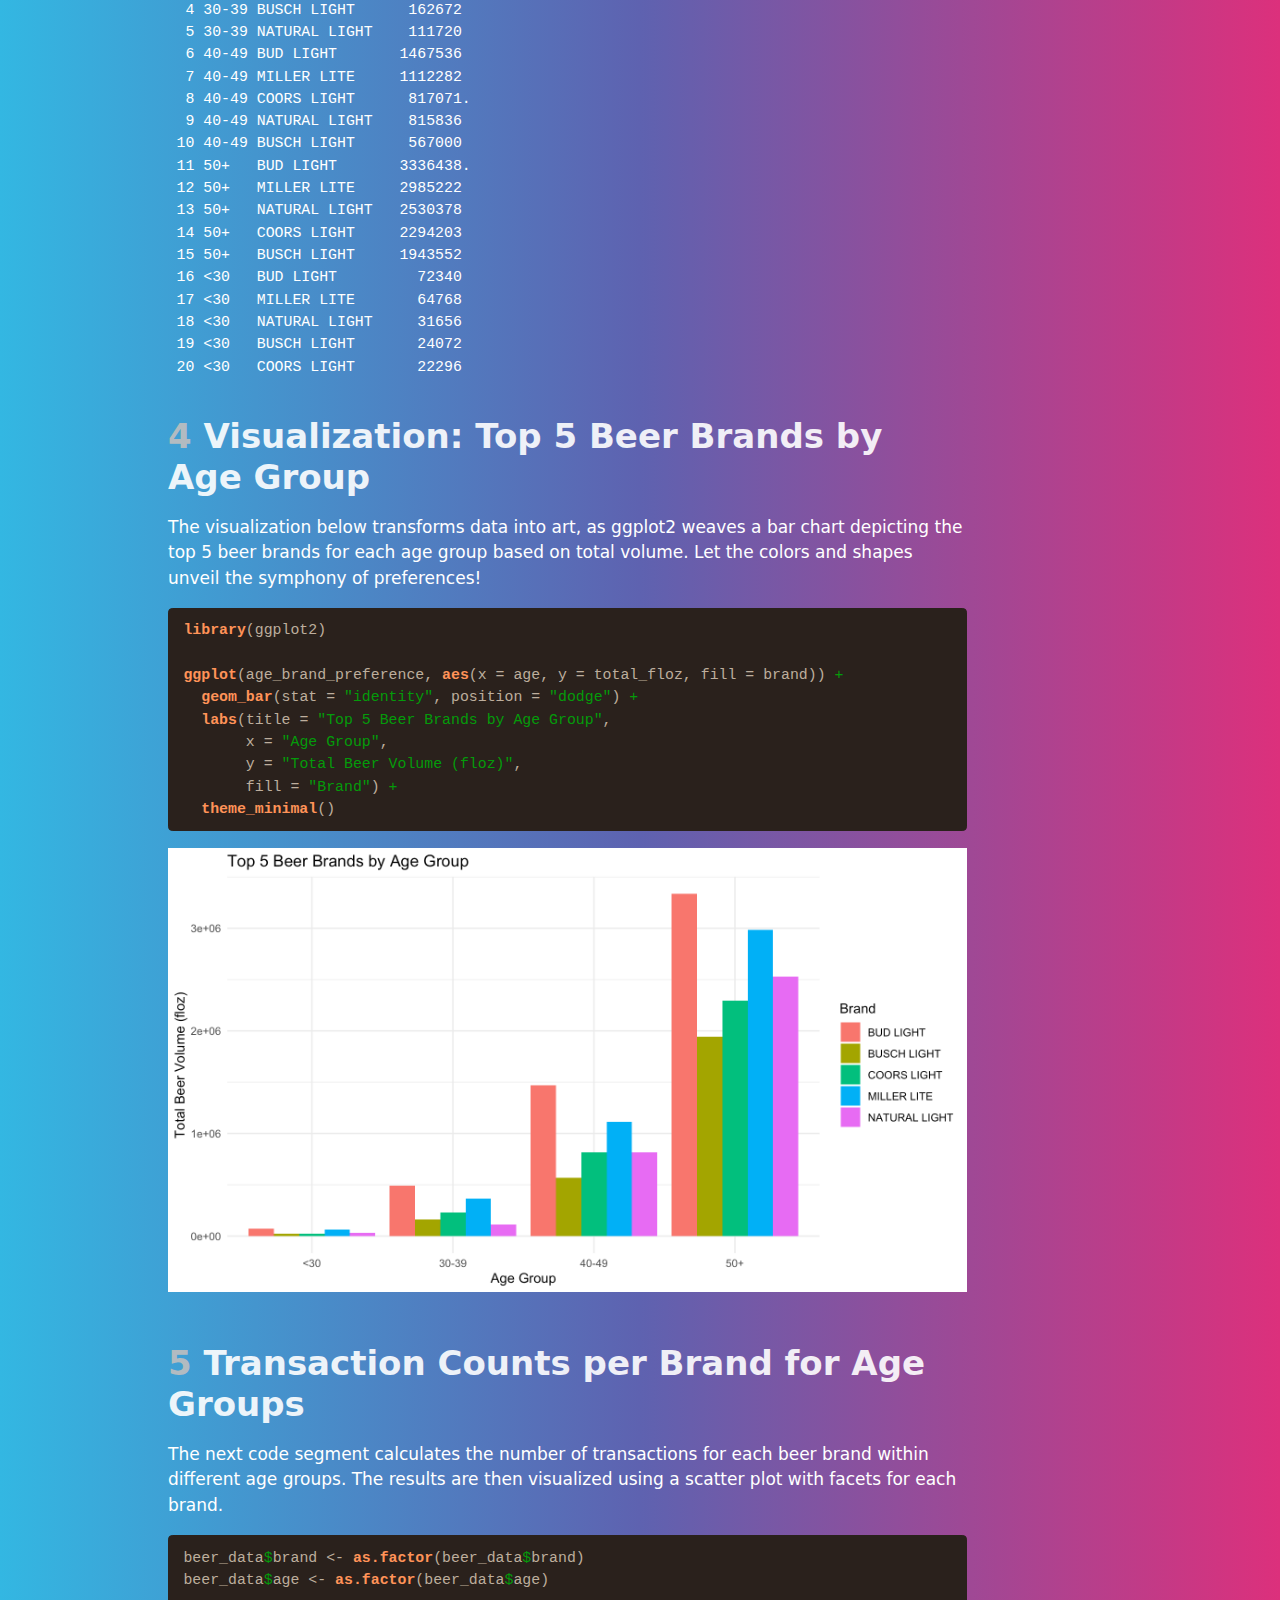
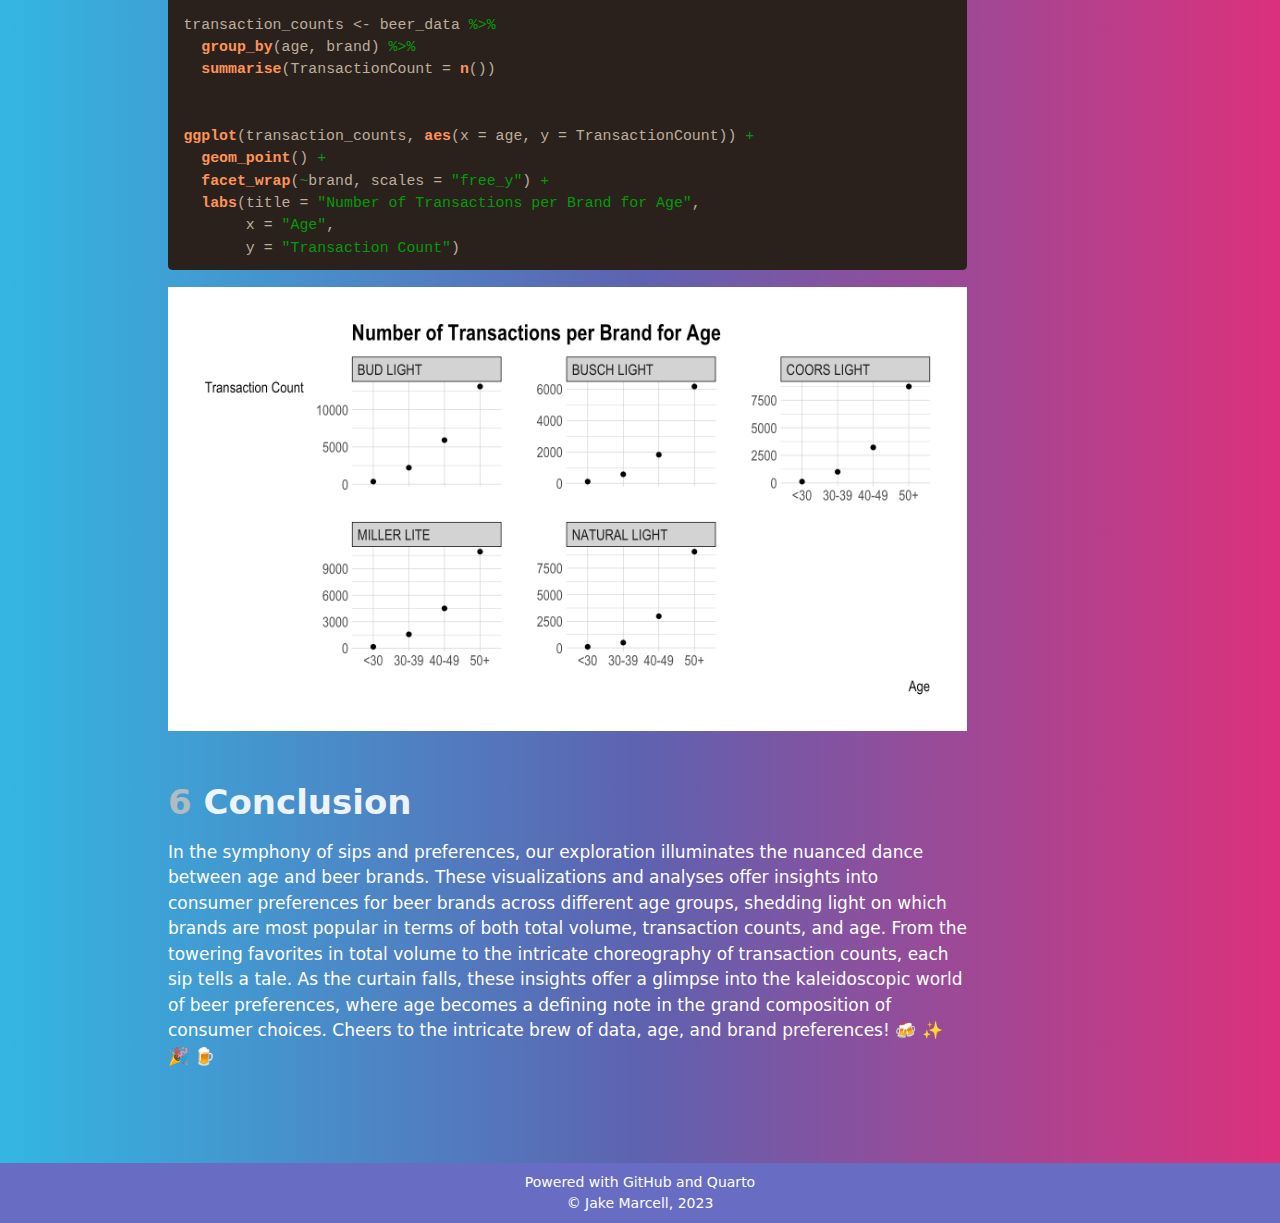
<file: project.html>
<!DOCTYPE html>
<html xmlns="http://www.w3.org/1999/xhtml" lang="en" xml:lang="en"><head>

<meta charset="utf-8">
<meta name="generator" content="quarto-1.3.433">

<meta name="viewport" content="width=device-width, initial-scale=1.0, user-scalable=yes">

<meta name="author" content="Jake Marcell">
<meta name="author" content="Sophia Rodger">
<meta name="author" content="McAndrew Bean">
<meta name="author" content="Jacob Knapp">
<meta name="author" content="Blaise Leone">

<title>Jake Marcell - DANL Project-Beer Analytics</title>
<style>
code{white-space: pre-wrap;}
span.smallcaps{font-variant: small-caps;}
div.columns{display: flex; gap: min(4vw, 1.5em);}
div.column{flex: auto; overflow-x: auto;}
div.hanging-indent{margin-left: 1.5em; text-indent: -1.5em;}
ul.task-list{list-style: none;}
ul.task-list li input[type="checkbox"] {
  width: 0.8em;
  margin: 0 0.8em 0.2em -1em; /* quarto-specific, see https://github.com/quarto-dev/quarto-cli/issues/4556 */ 
  vertical-align: middle;
}
/* CSS for syntax highlighting */
pre > code.sourceCode { white-space: pre; position: relative; }
pre > code.sourceCode > span { display: inline-block; line-height: 1.25; }
pre > code.sourceCode > span:empty { height: 1.2em; }
.sourceCode { overflow: visible; }
code.sourceCode > span { color: inherit; text-decoration: inherit; }
div.sourceCode { margin: 1em 0; }
pre.sourceCode { margin: 0; }
@media screen {
div.sourceCode { overflow: auto; }
}
@media print {
pre > code.sourceCode { white-space: pre-wrap; }
pre > code.sourceCode > span { text-indent: -5em; padding-left: 5em; }
}
pre.numberSource code
  { counter-reset: source-line 0; }
pre.numberSource code > span
  { position: relative; left: -4em; counter-increment: source-line; }
pre.numberSource code > span > a:first-child::before
  { content: counter(source-line);
    position: relative; left: -1em; text-align: right; vertical-align: baseline;
    border: none; display: inline-block;
    -webkit-touch-callout: none; -webkit-user-select: none;
    -khtml-user-select: none; -moz-user-select: none;
    -ms-user-select: none; user-select: none;
    padding: 0 4px; width: 4em;
  }
pre.numberSource { margin-left: 3em;  padding-left: 4px; }
div.sourceCode
  {   }
@media screen {
pre > code.sourceCode > span > a:first-child::before { text-decoration: underline; }
}
</style>


<script src="site_libs/quarto-nav/quarto-nav.js"></script>
<script src="site_libs/clipboard/clipboard.min.js"></script>
<script src="site_libs/quarto-search/autocomplete.umd.js"></script>
<script src="site_libs/quarto-search/fuse.min.js"></script>
<script src="site_libs/quarto-search/quarto-search.js"></script>
<meta name="quarto:offset" content="./">
<script src="site_libs/quarto-html/quarto.js"></script>
<script src="site_libs/quarto-html/popper.min.js"></script>
<script src="site_libs/quarto-html/tippy.umd.min.js"></script>
<script src="site_libs/quarto-html/anchor.min.js"></script>
<link href="site_libs/quarto-html/tippy.css" rel="stylesheet">
<link href="site_libs/quarto-html/quarto-syntax-highlighting.css" rel="stylesheet" class="quarto-color-scheme" id="quarto-text-highlighting-styles">
<link href="site_libs/quarto-html/quarto-syntax-highlighting-dark.css" rel="prefetch" class="quarto-color-scheme quarto-color-alternate" id="quarto-text-highlighting-styles">
<script src="site_libs/bootstrap/bootstrap.min.js"></script>
<link href="site_libs/bootstrap/bootstrap-icons.css" rel="stylesheet">
<link href="site_libs/bootstrap/bootstrap.min.css" rel="stylesheet" class="quarto-color-scheme" id="quarto-bootstrap" data-mode="light">
<link href="site_libs/bootstrap/bootstrap-dark.min.css" rel="prefetch" class="quarto-color-scheme quarto-color-alternate" id="quarto-bootstrap" data-mode="dark">
<script id="quarto-search-options" type="application/json">{
  "location": "navbar",
  "copy-button": false,
  "collapse-after": 3,
  "panel-placement": "end",
  "type": "overlay",
  "limit": 20,
  "language": {
    "search-no-results-text": "No results",
    "search-matching-documents-text": "matching documents",
    "search-copy-link-title": "Copy link to search",
    "search-hide-matches-text": "Hide additional matches",
    "search-more-match-text": "more match in this document",
    "search-more-matches-text": "more matches in this document",
    "search-clear-button-title": "Clear",
    "search-detached-cancel-button-title": "Cancel",
    "search-submit-button-title": "Submit",
    "search-label": "Search"
  }
}</script>


<link rel="stylesheet" href="styles.css">
</head>

<body class="nav-fixed">

<div id="quarto-search-results"></div>
  <header id="quarto-header" class="headroom fixed-top">
    <nav class="navbar navbar-expand-lg navbar-dark ">
      <div class="navbar-container container-fluid">
      <div class="navbar-brand-container">
    <a class="navbar-brand" href="./index.html">
    <span class="navbar-title">Jake Marcell</span>
    </a>
  </div>
            <div id="quarto-search" class="" title="Search"></div>
          <button class="navbar-toggler" type="button" data-bs-toggle="collapse" data-bs-target="#navbarCollapse" aria-controls="navbarCollapse" aria-expanded="false" aria-label="Toggle navigation" onclick="if (window.quartoToggleHeadroom) { window.quartoToggleHeadroom(); }">
  <span class="navbar-toggler-icon"></span>
</button>
          <div class="collapse navbar-collapse" id="navbarCollapse">
            <ul class="navbar-nav navbar-nav-scroll me-auto">
  <li class="nav-item">
    <a class="nav-link active" href="./project.html" rel="" target="" aria-current="page">
 <span class="menu-text">Project</span></a>
  </li>  
  <li class="nav-item">
    <a class="nav-link" href="./blog-listing.html" rel="" target="">
 <span class="menu-text">Blog</span></a>
  </li>  
  <li class="nav-item">
    <a class="nav-link" href="./danl200-hw5-Marcell-Jake.html" rel="" target="">
 <span class="menu-text">Homework</span></a>
  </li>  
</ul>
            <div class="quarto-navbar-tools ms-auto">
  <a href="" class="quarto-color-scheme-toggle quarto-navigation-tool  px-1" onclick="window.quartoToggleColorScheme(); return false;" title="Toggle dark mode"><i class="bi"></i></a>
</div>
          </div> <!-- /navcollapse -->
      </div> <!-- /container-fluid -->
    </nav>
</header>
<!-- content -->
<div id="quarto-content" class="quarto-container page-columns page-rows-contents page-layout-article page-navbar">
<!-- sidebar -->
<!-- margin-sidebar -->
    <div id="quarto-margin-sidebar" class="sidebar margin-sidebar">
        <nav id="TOC" role="doc-toc" class="toc-active">
    <h2 id="toc-title">Table of Contents</h2>
   
  <ul class="collapse">
  <li><a href="#introduction" id="toc-introduction" class="nav-link active" data-scroll-target="#introduction"><span class="header-section-number">1</span> Introduction</a></li>
  <li><a href="#data" id="toc-data" class="nav-link" data-scroll-target="#data"><span class="header-section-number">2</span> Data</a>
  <ul class="collapse">
  <li><a href="#summary-statistics" id="toc-summary-statistics" class="nav-link" data-scroll-target="#summary-statistics"><span class="header-section-number">2.1</span> Summary Statistics</a></li>
  </ul></li>
  <li><a href="#top-5-beer-brands-by-age-group" id="toc-top-5-beer-brands-by-age-group" class="nav-link" data-scroll-target="#top-5-beer-brands-by-age-group"><span class="header-section-number">3</span> Top 5 Beer Brands by Age Group</a></li>
  <li><a href="#visualization-top-5-beer-brands-by-age-group" id="toc-visualization-top-5-beer-brands-by-age-group" class="nav-link" data-scroll-target="#visualization-top-5-beer-brands-by-age-group"><span class="header-section-number">4</span> Visualization: Top 5 Beer Brands by Age Group</a></li>
  <li><a href="#transaction-counts-per-brand-for-age-groups" id="toc-transaction-counts-per-brand-for-age-groups" class="nav-link" data-scroll-target="#transaction-counts-per-brand-for-age-groups"><span class="header-section-number">5</span> Transaction Counts per Brand for Age Groups</a></li>
  <li><a href="#conclusion" id="toc-conclusion" class="nav-link" data-scroll-target="#conclusion"><span class="header-section-number">6</span> Conclusion</a></li>
  </ul>
</nav>
    </div>
<!-- main -->
<main class="content" id="quarto-document-content">

<header id="title-block-header" class="quarto-title-block default">
<div class="quarto-title">
<h1 class="title">DANL Project-Beer Analytics</h1>
<p class="subtitle lead">Data-Driven Mastery: Unlocking Business Potential</p>
</div>



<div class="quarto-title-meta">

    <div>
    <div class="quarto-title-meta-heading">Authors</div>
    <div class="quarto-title-meta-contents">
             <p>Jake Marcell </p>
             <p>Sophia Rodger </p>
             <p>McAndrew Bean </p>
             <p>Jacob Knapp </p>
             <p>Blaise Leone </p>
          </div>
  </div>
    
  
    
  </div>
  

</header>

<section id="introduction" class="level1" data-number="1">
<h1 data-number="1"><span class="header-section-number">1</span> Introduction</h1>
<p>Welcome to the fascinating journey through the intricate landscape of beer preferences across age groups! Embark on an exploration of our meticulously curated ‘beer_data’ set, a treasure trove of information on diverse beer brands. In this project, we delve into a data set containing information on different beer brands. Our focus is on understanding the relationship that age has among buying these brands, providing insights into the diverse world of beers. <span class="emoji" data-emoji="beers">🍻</span> <span class="emoji" data-emoji="clap">👏</span></p>
</section>
<section id="data" class="level1" data-number="2">
<h1 data-number="2"><span class="header-section-number">2</span> Data</h1>
<p>The data set ‘beer_data’ contains a curated selection of beer brands. Let’s begin by exploring the summary statistics to gain an initial understanding of the core characteristics that define these brews in the data set. <span class="emoji" data-emoji="beers">🍻</span></p>
<section id="summary-statistics" class="level2" data-number="2.1">
<h2 data-number="2.1" class="anchored" data-anchor-id="summary-statistics"><span class="header-section-number">2.1</span> Summary Statistics</h2>
<div class="cell">
<div class="sourceCode cell-code" id="cb1"><pre class="sourceCode r code-with-copy"><code class="sourceCode r"><span id="cb1-1"><a href="#cb1-1" aria-hidden="true" tabindex="-1"></a>beer_data <span class="ot">&lt;-</span> <span class="fu">read_csv</span>(<span class="st">'https://bcdanl.github.io/data/beer_markets.csv'</span>) </span></code><button title="Copy to Clipboard" class="code-copy-button"><i class="bi"></i></button></pre></div>
</div>
<p>The ‘skim’ function is used to generate summary statistics, providing key insights into central tendencies, dispersions, and other relevant characteristics of the dataset. The ‘select(-n_missing)’ part excludes information about missing values.</p>
<div class="cell">
<div class="sourceCode cell-code" id="cb2"><pre class="sourceCode r code-with-copy"><code class="sourceCode r"><span id="cb2-1"><a href="#cb2-1" aria-hidden="true" tabindex="-1"></a><span class="fu">skim</span>(beer_data) <span class="sc">%&gt;%</span> </span>
<span id="cb2-2"><a href="#cb2-2" aria-hidden="true" tabindex="-1"></a>  <span class="fu">select</span>(<span class="sc">-</span>n_missing)</span></code><button title="Copy to Clipboard" class="code-copy-button"><i class="bi"></i></button></pre></div>
<div class="cell-output-display">
<table class="table table-sm table-striped small">
<caption>Data summary</caption>
<tbody>
<tr class="odd">
<td style="text-align: left;">Name</td>
<td style="text-align: left;">beer_data</td>
</tr>
<tr class="even">
<td style="text-align: left;">Number of rows</td>
<td style="text-align: left;">73115</td>
</tr>
<tr class="odd">
<td style="text-align: left;">Number of columns</td>
<td style="text-align: left;">24</td>
</tr>
<tr class="even">
<td style="text-align: left;">_______________________</td>
<td style="text-align: left;"></td>
</tr>
<tr class="odd">
<td style="text-align: left;">Column type frequency:</td>
<td style="text-align: left;"></td>
</tr>
<tr class="even">
<td style="text-align: left;">character</td>
<td style="text-align: left;">13</td>
</tr>
<tr class="odd">
<td style="text-align: left;">logical</td>
<td style="text-align: left;">6</td>
</tr>
<tr class="even">
<td style="text-align: left;">numeric</td>
<td style="text-align: left;">5</td>
</tr>
<tr class="odd">
<td style="text-align: left;">________________________</td>
<td style="text-align: left;"></td>
</tr>
<tr class="even">
<td style="text-align: left;">Group variables</td>
<td style="text-align: left;">None</td>
</tr>
</tbody>
</table>
<p><strong>Variable type: character</strong></p>
<table class="table table-sm table-striped small">
<thead>
<tr class="header">
<th style="text-align: left;">skim_variable</th>
<th style="text-align: right;">complete_rate</th>
<th style="text-align: right;">min</th>
<th style="text-align: right;">max</th>
<th style="text-align: right;">empty</th>
<th style="text-align: right;">n_unique</th>
<th style="text-align: right;">whitespace</th>
</tr>
</thead>
<tbody>
<tr class="odd">
<td style="text-align: left;">_purchase_desc</td>
<td style="text-align: right;">1</td>
<td style="text-align: right;">12</td>
<td style="text-align: right;">29</td>
<td style="text-align: right;">0</td>
<td style="text-align: right;">115</td>
<td style="text-align: right;">0</td>
</tr>
<tr class="even">
<td style="text-align: left;">brand</td>
<td style="text-align: right;">1</td>
<td style="text-align: right;">9</td>
<td style="text-align: right;">13</td>
<td style="text-align: right;">0</td>
<td style="text-align: right;">5</td>
<td style="text-align: right;">0</td>
</tr>
<tr class="odd">
<td style="text-align: left;">container</td>
<td style="text-align: right;">1</td>
<td style="text-align: right;">3</td>
<td style="text-align: right;">30</td>
<td style="text-align: right;">0</td>
<td style="text-align: right;">7</td>
<td style="text-align: right;">0</td>
</tr>
<tr class="even">
<td style="text-align: left;">market</td>
<td style="text-align: right;">1</td>
<td style="text-align: right;">5</td>
<td style="text-align: right;">20</td>
<td style="text-align: right;">0</td>
<td style="text-align: right;">92</td>
<td style="text-align: right;">0</td>
</tr>
<tr class="odd">
<td style="text-align: left;">buyertype</td>
<td style="text-align: right;">1</td>
<td style="text-align: right;">4</td>
<td style="text-align: right;">7</td>
<td style="text-align: right;">0</td>
<td style="text-align: right;">3</td>
<td style="text-align: right;">0</td>
</tr>
<tr class="even">
<td style="text-align: left;">income</td>
<td style="text-align: right;">1</td>
<td style="text-align: right;">5</td>
<td style="text-align: right;">8</td>
<td style="text-align: right;">0</td>
<td style="text-align: right;">5</td>
<td style="text-align: right;">0</td>
</tr>
<tr class="odd">
<td style="text-align: left;">age</td>
<td style="text-align: right;">1</td>
<td style="text-align: right;">3</td>
<td style="text-align: right;">5</td>
<td style="text-align: right;">0</td>
<td style="text-align: right;">4</td>
<td style="text-align: right;">0</td>
</tr>
<tr class="even">
<td style="text-align: left;">employment</td>
<td style="text-align: right;">1</td>
<td style="text-align: right;">4</td>
<td style="text-align: right;">4</td>
<td style="text-align: right;">0</td>
<td style="text-align: right;">3</td>
<td style="text-align: right;">0</td>
</tr>
<tr class="odd">
<td style="text-align: left;">degree</td>
<td style="text-align: right;">1</td>
<td style="text-align: right;">2</td>
<td style="text-align: right;">7</td>
<td style="text-align: right;">0</td>
<td style="text-align: right;">4</td>
<td style="text-align: right;">0</td>
</tr>
<tr class="even">
<td style="text-align: left;">cow</td>
<td style="text-align: right;">1</td>
<td style="text-align: right;">4</td>
<td style="text-align: right;">25</td>
<td style="text-align: right;">0</td>
<td style="text-align: right;">4</td>
<td style="text-align: right;">0</td>
</tr>
<tr class="odd">
<td style="text-align: left;">race</td>
<td style="text-align: right;">1</td>
<td style="text-align: right;">5</td>
<td style="text-align: right;">8</td>
<td style="text-align: right;">0</td>
<td style="text-align: right;">5</td>
<td style="text-align: right;">0</td>
</tr>
<tr class="even">
<td style="text-align: left;">tvcable</td>
<td style="text-align: right;">1</td>
<td style="text-align: right;">4</td>
<td style="text-align: right;">7</td>
<td style="text-align: right;">0</td>
<td style="text-align: right;">3</td>
<td style="text-align: right;">0</td>
</tr>
<tr class="odd">
<td style="text-align: left;">npeople</td>
<td style="text-align: right;">1</td>
<td style="text-align: right;">1</td>
<td style="text-align: right;">5</td>
<td style="text-align: right;">0</td>
<td style="text-align: right;">5</td>
<td style="text-align: right;">0</td>
</tr>
</tbody>
</table>
<p><strong>Variable type: logical</strong></p>
<table class="table table-sm table-striped small">
<thead>
<tr class="header">
<th style="text-align: left;">skim_variable</th>
<th style="text-align: right;">complete_rate</th>
<th style="text-align: right;">mean</th>
<th style="text-align: left;">count</th>
</tr>
</thead>
<tbody>
<tr class="odd">
<td style="text-align: left;">promo</td>
<td style="text-align: right;">1</td>
<td style="text-align: right;">0.20</td>
<td style="text-align: left;">FAL: 58563, TRU: 14552</td>
</tr>
<tr class="even">
<td style="text-align: left;">childrenUnder6</td>
<td style="text-align: right;">1</td>
<td style="text-align: right;">0.07</td>
<td style="text-align: left;">FAL: 68109, TRU: 5006</td>
</tr>
<tr class="odd">
<td style="text-align: left;">children6to17</td>
<td style="text-align: right;">1</td>
<td style="text-align: right;">0.20</td>
<td style="text-align: left;">FAL: 58155, TRU: 14960</td>
</tr>
<tr class="even">
<td style="text-align: left;">microwave</td>
<td style="text-align: right;">1</td>
<td style="text-align: right;">0.99</td>
<td style="text-align: left;">TRU: 72676, FAL: 439</td>
</tr>
<tr class="odd">
<td style="text-align: left;">dishwasher</td>
<td style="text-align: right;">1</td>
<td style="text-align: right;">0.73</td>
<td style="text-align: left;">TRU: 53258, FAL: 19857</td>
</tr>
<tr class="even">
<td style="text-align: left;">singlefamilyhome</td>
<td style="text-align: right;">1</td>
<td style="text-align: right;">0.81</td>
<td style="text-align: left;">TRU: 59058, FAL: 14057</td>
</tr>
</tbody>
</table>
<p><strong>Variable type: numeric</strong></p>
<table class="table table-sm table-striped small">
<colgroup>
<col style="width: 12%">
<col style="width: 12%">
<col style="width: 10%">
<col style="width: 10%">
<col style="width: 9%">
<col style="width: 9%">
<col style="width: 9%">
<col style="width: 10%">
<col style="width: 10%">
<col style="width: 5%">
</colgroup>
<thead>
<tr class="header">
<th style="text-align: left;">skim_variable</th>
<th style="text-align: right;">complete_rate</th>
<th style="text-align: right;">mean</th>
<th style="text-align: right;">sd</th>
<th style="text-align: right;">p0</th>
<th style="text-align: right;">p25</th>
<th style="text-align: right;">p50</th>
<th style="text-align: right;">p75</th>
<th style="text-align: right;">p100</th>
<th style="text-align: left;">hist</th>
</tr>
</thead>
<tbody>
<tr class="odd">
<td style="text-align: left;">hh</td>
<td style="text-align: right;">1</td>
<td style="text-align: right;">17407721.61</td>
<td style="text-align: right;">11582147.34</td>
<td style="text-align: right;">2000235.00</td>
<td style="text-align: right;">8223438.00</td>
<td style="text-align: right;">8413624.00</td>
<td style="text-align: right;">30171315.00</td>
<td style="text-align: right;">30440718.00</td>
<td style="text-align: left;">▂▇▁▁▇</td>
</tr>
<tr class="even">
<td style="text-align: left;">quantity</td>
<td style="text-align: right;">1</td>
<td style="text-align: right;">1.32</td>
<td style="text-align: right;">1.15</td>
<td style="text-align: right;">1.00</td>
<td style="text-align: right;">1.00</td>
<td style="text-align: right;">1.00</td>
<td style="text-align: right;">1.00</td>
<td style="text-align: right;">48.00</td>
<td style="text-align: left;">▇▁▁▁▁</td>
</tr>
<tr class="odd">
<td style="text-align: left;">dollar_spent</td>
<td style="text-align: right;">1</td>
<td style="text-align: right;">13.78</td>
<td style="text-align: right;">8.72</td>
<td style="text-align: right;">0.51</td>
<td style="text-align: right;">8.97</td>
<td style="text-align: right;">12.99</td>
<td style="text-align: right;">16.38</td>
<td style="text-align: right;">159.13</td>
<td style="text-align: left;">▇▁▁▁▁</td>
</tr>
<tr class="even">
<td style="text-align: left;">beer_floz</td>
<td style="text-align: right;">1</td>
<td style="text-align: right;">265.93</td>
<td style="text-align: right;">199.52</td>
<td style="text-align: right;">12.00</td>
<td style="text-align: right;">144.00</td>
<td style="text-align: right;">216.00</td>
<td style="text-align: right;">360.00</td>
<td style="text-align: right;">9216.00</td>
<td style="text-align: left;">▇▁▁▁▁</td>
</tr>
<tr class="odd">
<td style="text-align: left;">price_per_floz</td>
<td style="text-align: right;">1</td>
<td style="text-align: right;">0.06</td>
<td style="text-align: right;">0.01</td>
<td style="text-align: right;">0.00</td>
<td style="text-align: right;">0.05</td>
<td style="text-align: right;">0.06</td>
<td style="text-align: right;">0.06</td>
<td style="text-align: right;">0.23</td>
<td style="text-align: left;">▃▇▁▁▁</td>
</tr>
</tbody>
</table>
</div>
<div class="sourceCode cell-code" id="cb3"><pre class="sourceCode r code-with-copy"><code class="sourceCode r"><span id="cb3-1"><a href="#cb3-1" aria-hidden="true" tabindex="-1"></a><span class="co"># The summary statistics provide us with key insights into the central </span></span>
<span id="cb3-2"><a href="#cb3-2" aria-hidden="true" tabindex="-1"></a><span class="co"># tendencies, dispersions, and other relevant characteristics of the dataset.</span></span></code><button title="Copy to Clipboard" class="code-copy-button"><i class="bi"></i></button></pre></div>
</div>
</section>
</section>
<section id="top-5-beer-brands-by-age-group" class="level1" data-number="3">
<h1 data-number="3"><span class="header-section-number">3</span> Top 5 Beer Brands by Age Group</h1>
<p>Now, let’s dive into the essence of age and beer brand dynamics. The code below calculates summary statistics (mean, median, max, min) of total beer volume by brand for each age group. The results are then arranged to identify the top 5 beer brands in terms of total volume for each age group.</p>
<div class="cell">
<div class="sourceCode cell-code" id="cb4"><pre class="sourceCode r code-with-copy"><code class="sourceCode r"><span id="cb4-1"><a href="#cb4-1" aria-hidden="true" tabindex="-1"></a>age_brand_preference <span class="ot">&lt;-</span> beer_data <span class="sc">%&gt;%</span></span>
<span id="cb4-2"><a href="#cb4-2" aria-hidden="true" tabindex="-1"></a>  <span class="fu">group_by</span>(age, brand) <span class="sc">%&gt;%</span></span>
<span id="cb4-3"><a href="#cb4-3" aria-hidden="true" tabindex="-1"></a>  <span class="fu">summarize</span>(<span class="at">total_floz =</span> <span class="fu">sum</span>(beer_floz)) <span class="sc">%&gt;%</span></span>
<span id="cb4-4"><a href="#cb4-4" aria-hidden="true" tabindex="-1"></a>  <span class="fu">arrange</span>(age, <span class="fu">desc</span>(total_floz)) <span class="sc">%&gt;%</span></span>
<span id="cb4-5"><a href="#cb4-5" aria-hidden="true" tabindex="-1"></a>  <span class="fu">group_by</span>(age) <span class="sc">%&gt;%</span></span>
<span id="cb4-6"><a href="#cb4-6" aria-hidden="true" tabindex="-1"></a>  <span class="fu">slice</span>(<span class="dv">1</span><span class="sc">:</span><span class="dv">5</span>)</span>
<span id="cb4-7"><a href="#cb4-7" aria-hidden="true" tabindex="-1"></a>age_brand_preference</span></code><button title="Copy to Clipboard" class="code-copy-button"><i class="bi"></i></button></pre></div>
<div class="cell-output cell-output-stdout">
<pre><code># A tibble: 20 × 3
# Groups:   age [4]
   age   brand         total_floz
   &lt;chr&gt; &lt;chr&gt;              &lt;dbl&gt;
 1 30-39 BUD LIGHT        492750 
 2 30-39 MILLER LITE      363598 
 3 30-39 COORS LIGHT      227851 
 4 30-39 BUSCH LIGHT      162672 
 5 30-39 NATURAL LIGHT    111720 
 6 40-49 BUD LIGHT       1467536 
 7 40-49 MILLER LITE     1112282 
 8 40-49 COORS LIGHT      817071.
 9 40-49 NATURAL LIGHT    815836 
10 40-49 BUSCH LIGHT      567000 
11 50+   BUD LIGHT       3336438.
12 50+   MILLER LITE     2985222 
13 50+   NATURAL LIGHT   2530378 
14 50+   COORS LIGHT     2294203 
15 50+   BUSCH LIGHT     1943552 
16 &lt;30   BUD LIGHT         72340 
17 &lt;30   MILLER LITE       64768 
18 &lt;30   NATURAL LIGHT     31656 
19 &lt;30   BUSCH LIGHT       24072 
20 &lt;30   COORS LIGHT       22296 </code></pre>
</div>
</div>
</section>
<section id="visualization-top-5-beer-brands-by-age-group" class="level1" data-number="4">
<h1 data-number="4"><span class="header-section-number">4</span> Visualization: Top 5 Beer Brands by Age Group</h1>
<p>The visualization below transforms data into art, as ggplot2 weaves a bar chart depicting the top 5 beer brands for each age group based on total volume. Let the colors and shapes unveil the symphony of preferences!</p>
<div class="cell">
<div class="sourceCode cell-code" id="cb6"><pre class="sourceCode r code-with-copy"><code class="sourceCode r"><span id="cb6-1"><a href="#cb6-1" aria-hidden="true" tabindex="-1"></a><span class="fu">library</span>(ggplot2)</span>
<span id="cb6-2"><a href="#cb6-2" aria-hidden="true" tabindex="-1"></a></span>
<span id="cb6-3"><a href="#cb6-3" aria-hidden="true" tabindex="-1"></a><span class="fu">ggplot</span>(age_brand_preference, <span class="fu">aes</span>(<span class="at">x =</span> age, <span class="at">y =</span> total_floz, <span class="at">fill =</span> brand)) <span class="sc">+</span></span>
<span id="cb6-4"><a href="#cb6-4" aria-hidden="true" tabindex="-1"></a>  <span class="fu">geom_bar</span>(<span class="at">stat =</span> <span class="st">"identity"</span>, <span class="at">position =</span> <span class="st">"dodge"</span>) <span class="sc">+</span></span>
<span id="cb6-5"><a href="#cb6-5" aria-hidden="true" tabindex="-1"></a>  <span class="fu">labs</span>(<span class="at">title =</span> <span class="st">"Top 5 Beer Brands by Age Group"</span>,</span>
<span id="cb6-6"><a href="#cb6-6" aria-hidden="true" tabindex="-1"></a>       <span class="at">x =</span> <span class="st">"Age Group"</span>,</span>
<span id="cb6-7"><a href="#cb6-7" aria-hidden="true" tabindex="-1"></a>       <span class="at">y =</span> <span class="st">"Total Beer Volume (floz)"</span>,</span>
<span id="cb6-8"><a href="#cb6-8" aria-hidden="true" tabindex="-1"></a>       <span class="at">fill =</span> <span class="st">"Brand"</span>) <span class="sc">+</span></span>
<span id="cb6-9"><a href="#cb6-9" aria-hidden="true" tabindex="-1"></a>  <span class="fu">theme_minimal</span>()</span></code><button title="Copy to Clipboard" class="code-copy-button"><i class="bi"></i></button></pre></div>
<div class="cell-output-display">
<p><img src="project_files/figure-html/unnamed-chunk-4-1.png" class="img-fluid" width="864"></p>
</div>
</div>
</section>
<section id="transaction-counts-per-brand-for-age-groups" class="level1" data-number="5">
<h1 data-number="5"><span class="header-section-number">5</span> Transaction Counts per Brand for Age Groups</h1>
<p>The next code segment calculates the number of transactions for each beer brand within different age groups. The results are then visualized using a scatter plot with facets for each brand.</p>
<div class="cell">
<div class="sourceCode cell-code" id="cb7"><pre class="sourceCode r code-with-copy"><code class="sourceCode r"><span id="cb7-1"><a href="#cb7-1" aria-hidden="true" tabindex="-1"></a>beer_data<span class="sc">$</span>brand <span class="ot">&lt;-</span> <span class="fu">as.factor</span>(beer_data<span class="sc">$</span>brand)</span>
<span id="cb7-2"><a href="#cb7-2" aria-hidden="true" tabindex="-1"></a>beer_data<span class="sc">$</span>age <span class="ot">&lt;-</span> <span class="fu">as.factor</span>(beer_data<span class="sc">$</span>age)</span>
<span id="cb7-3"><a href="#cb7-3" aria-hidden="true" tabindex="-1"></a></span>
<span id="cb7-4"><a href="#cb7-4" aria-hidden="true" tabindex="-1"></a>transaction_counts <span class="ot">&lt;-</span> beer_data <span class="sc">%&gt;%</span></span>
<span id="cb7-5"><a href="#cb7-5" aria-hidden="true" tabindex="-1"></a>  <span class="fu">group_by</span>(age, brand) <span class="sc">%&gt;%</span></span>
<span id="cb7-6"><a href="#cb7-6" aria-hidden="true" tabindex="-1"></a>  <span class="fu">summarise</span>(<span class="at">TransactionCount =</span> <span class="fu">n</span>())</span>
<span id="cb7-7"><a href="#cb7-7" aria-hidden="true" tabindex="-1"></a></span>
<span id="cb7-8"><a href="#cb7-8" aria-hidden="true" tabindex="-1"></a></span>
<span id="cb7-9"><a href="#cb7-9" aria-hidden="true" tabindex="-1"></a><span class="fu">ggplot</span>(transaction_counts, <span class="fu">aes</span>(<span class="at">x =</span> age, <span class="at">y =</span> TransactionCount)) <span class="sc">+</span></span>
<span id="cb7-10"><a href="#cb7-10" aria-hidden="true" tabindex="-1"></a>  <span class="fu">geom_point</span>() <span class="sc">+</span></span>
<span id="cb7-11"><a href="#cb7-11" aria-hidden="true" tabindex="-1"></a>  <span class="fu">facet_wrap</span>(<span class="sc">~</span>brand, <span class="at">scales =</span> <span class="st">"free_y"</span>) <span class="sc">+</span></span>
<span id="cb7-12"><a href="#cb7-12" aria-hidden="true" tabindex="-1"></a>  <span class="fu">labs</span>(<span class="at">title =</span> <span class="st">"Number of Transactions per Brand for Age"</span>,</span>
<span id="cb7-13"><a href="#cb7-13" aria-hidden="true" tabindex="-1"></a>       <span class="at">x =</span> <span class="st">"Age"</span>,</span>
<span id="cb7-14"><a href="#cb7-14" aria-hidden="true" tabindex="-1"></a>       <span class="at">y =</span> <span class="st">"Transaction Count"</span>)</span></code><button title="Copy to Clipboard" class="code-copy-button"><i class="bi"></i></button></pre></div>
<div class="cell-output-display">
<p><img src="project_files/figure-html/unnamed-chunk-5-1.png" class="img-fluid" width="864"></p>
</div>
</div>
</section>
<section id="conclusion" class="level1" data-number="6">
<h1 data-number="6"><span class="header-section-number">6</span> Conclusion</h1>
<p>In the symphony of sips and preferences, our exploration illuminates the nuanced dance between age and beer brands. These visualizations and analyses offer insights into consumer preferences for beer brands across different age groups, shedding light on which brands are most popular in terms of both total volume, transaction counts, and age. From the towering favorites in total volume to the intricate choreography of transaction counts, each sip tells a tale. As the curtain falls, these insights offer a glimpse into the kaleidoscopic world of beer preferences, where age becomes a defining note in the grand composition of consumer choices. Cheers to the intricate brew of data, age, and brand preferences! 🍻 ✨ 🎉 🍺</p>


</section>

</main> <!-- /main -->
<script type="text/javascript" src="links.js"></script>
<script id="quarto-html-after-body" type="application/javascript">
window.document.addEventListener("DOMContentLoaded", function (event) {
  const toggleBodyColorMode = (bsSheetEl) => {
    const mode = bsSheetEl.getAttribute("data-mode");
    const bodyEl = window.document.querySelector("body");
    if (mode === "dark") {
      bodyEl.classList.add("quarto-dark");
      bodyEl.classList.remove("quarto-light");
    } else {
      bodyEl.classList.add("quarto-light");
      bodyEl.classList.remove("quarto-dark");
    }
  }
  const toggleBodyColorPrimary = () => {
    const bsSheetEl = window.document.querySelector("link#quarto-bootstrap");
    if (bsSheetEl) {
      toggleBodyColorMode(bsSheetEl);
    }
  }
  toggleBodyColorPrimary();  
  const disableStylesheet = (stylesheets) => {
    for (let i=0; i < stylesheets.length; i++) {
      const stylesheet = stylesheets[i];
      stylesheet.rel = 'prefetch';
    }
  }
  const enableStylesheet = (stylesheets) => {
    for (let i=0; i < stylesheets.length; i++) {
      const stylesheet = stylesheets[i];
      stylesheet.rel = 'stylesheet';
    }
  }
  const manageTransitions = (selector, allowTransitions) => {
    const els = window.document.querySelectorAll(selector);
    for (let i=0; i < els.length; i++) {
      const el = els[i];
      if (allowTransitions) {
        el.classList.remove('notransition');
      } else {
        el.classList.add('notransition');
      }
    }
  }
  const toggleColorMode = (alternate) => {
    // Switch the stylesheets
    const alternateStylesheets = window.document.querySelectorAll('link.quarto-color-scheme.quarto-color-alternate');
    manageTransitions('#quarto-margin-sidebar .nav-link', false);
    if (alternate) {
      enableStylesheet(alternateStylesheets);
      for (const sheetNode of alternateStylesheets) {
        if (sheetNode.id === "quarto-bootstrap") {
          toggleBodyColorMode(sheetNode);
        }
      }
    } else {
      disableStylesheet(alternateStylesheets);
      toggleBodyColorPrimary();
    }
    manageTransitions('#quarto-margin-sidebar .nav-link', true);
    // Switch the toggles
    const toggles = window.document.querySelectorAll('.quarto-color-scheme-toggle');
    for (let i=0; i < toggles.length; i++) {
      const toggle = toggles[i];
      if (toggle) {
        if (alternate) {
          toggle.classList.add("alternate");     
        } else {
          toggle.classList.remove("alternate");
        }
      }
    }
    // Hack to workaround the fact that safari doesn't
    // properly recolor the scrollbar when toggling (#1455)
    if (navigator.userAgent.indexOf('Safari') > 0 && navigator.userAgent.indexOf('Chrome') == -1) {
      manageTransitions("body", false);
      window.scrollTo(0, 1);
      setTimeout(() => {
        window.scrollTo(0, 0);
        manageTransitions("body", true);
      }, 40);  
    }
  }
  const isFileUrl = () => { 
    return window.location.protocol === 'file:';
  }
  const hasAlternateSentinel = () => {  
    let styleSentinel = getColorSchemeSentinel();
    if (styleSentinel !== null) {
      return styleSentinel === "alternate";
    } else {
      return false;
    }
  }
  const setStyleSentinel = (alternate) => {
    const value = alternate ? "alternate" : "default";
    if (!isFileUrl()) {
      window.localStorage.setItem("quarto-color-scheme", value);
    } else {
      localAlternateSentinel = value;
    }
  }
  const getColorSchemeSentinel = () => {
    if (!isFileUrl()) {
      const storageValue = window.localStorage.getItem("quarto-color-scheme");
      return storageValue != null ? storageValue : localAlternateSentinel;
    } else {
      return localAlternateSentinel;
    }
  }
  let localAlternateSentinel = 'default';
  // Dark / light mode switch
  window.quartoToggleColorScheme = () => {
    // Read the current dark / light value 
    let toAlternate = !hasAlternateSentinel();
    toggleColorMode(toAlternate);
    setStyleSentinel(toAlternate);
  };
  // Ensure there is a toggle, if there isn't float one in the top right
  if (window.document.querySelector('.quarto-color-scheme-toggle') === null) {
    const a = window.document.createElement('a');
    a.classList.add('top-right');
    a.classList.add('quarto-color-scheme-toggle');
    a.href = "";
    a.onclick = function() { try { window.quartoToggleColorScheme(); } catch {} return false; };
    const i = window.document.createElement("i");
    i.classList.add('bi');
    a.appendChild(i);
    window.document.body.appendChild(a);
  }
  // Switch to dark mode if need be
  if (hasAlternateSentinel()) {
    toggleColorMode(true);
  } else {
    toggleColorMode(false);
  }
  const icon = "";
  const anchorJS = new window.AnchorJS();
  anchorJS.options = {
    placement: 'right',
    icon: icon
  };
  anchorJS.add('.anchored');
  const isCodeAnnotation = (el) => {
    for (const clz of el.classList) {
      if (clz.startsWith('code-annotation-')) {                     
        return true;
      }
    }
    return false;
  }
  const clipboard = new window.ClipboardJS('.code-copy-button', {
    text: function(trigger) {
      const codeEl = trigger.previousElementSibling.cloneNode(true);
      for (const childEl of codeEl.children) {
        if (isCodeAnnotation(childEl)) {
          childEl.remove();
        }
      }
      return codeEl.innerText;
    }
  });
  clipboard.on('success', function(e) {
    // button target
    const button = e.trigger;
    // don't keep focus
    button.blur();
    // flash "checked"
    button.classList.add('code-copy-button-checked');
    var currentTitle = button.getAttribute("title");
    button.setAttribute("title", "Copied!");
    let tooltip;
    if (window.bootstrap) {
      button.setAttribute("data-bs-toggle", "tooltip");
      button.setAttribute("data-bs-placement", "left");
      button.setAttribute("data-bs-title", "Copied!");
      tooltip = new bootstrap.Tooltip(button, 
        { trigger: "manual", 
          customClass: "code-copy-button-tooltip",
          offset: [0, -8]});
      tooltip.show();    
    }
    setTimeout(function() {
      if (tooltip) {
        tooltip.hide();
        button.removeAttribute("data-bs-title");
        button.removeAttribute("data-bs-toggle");
        button.removeAttribute("data-bs-placement");
      }
      button.setAttribute("title", currentTitle);
      button.classList.remove('code-copy-button-checked');
    }, 1000);
    // clear code selection
    e.clearSelection();
  });
  function tippyHover(el, contentFn) {
    const config = {
      allowHTML: true,
      content: contentFn,
      maxWidth: 500,
      delay: 100,
      arrow: false,
      appendTo: function(el) {
          return el.parentElement;
      },
      interactive: true,
      interactiveBorder: 10,
      theme: 'quarto',
      placement: 'bottom-start'
    };
    window.tippy(el, config); 
  }
  const noterefs = window.document.querySelectorAll('a[role="doc-noteref"]');
  for (var i=0; i<noterefs.length; i++) {
    const ref = noterefs[i];
    tippyHover(ref, function() {
      // use id or data attribute instead here
      let href = ref.getAttribute('data-footnote-href') || ref.getAttribute('href');
      try { href = new URL(href).hash; } catch {}
      const id = href.replace(/^#\/?/, "");
      const note = window.document.getElementById(id);
      return note.innerHTML;
    });
  }
      let selectedAnnoteEl;
      const selectorForAnnotation = ( cell, annotation) => {
        let cellAttr = 'data-code-cell="' + cell + '"';
        let lineAttr = 'data-code-annotation="' +  annotation + '"';
        const selector = 'span[' + cellAttr + '][' + lineAttr + ']';
        return selector;
      }
      const selectCodeLines = (annoteEl) => {
        const doc = window.document;
        const targetCell = annoteEl.getAttribute("data-target-cell");
        const targetAnnotation = annoteEl.getAttribute("data-target-annotation");
        const annoteSpan = window.document.querySelector(selectorForAnnotation(targetCell, targetAnnotation));
        const lines = annoteSpan.getAttribute("data-code-lines").split(",");
        const lineIds = lines.map((line) => {
          return targetCell + "-" + line;
        })
        let top = null;
        let height = null;
        let parent = null;
        if (lineIds.length > 0) {
            //compute the position of the single el (top and bottom and make a div)
            const el = window.document.getElementById(lineIds[0]);
            top = el.offsetTop;
            height = el.offsetHeight;
            parent = el.parentElement.parentElement;
          if (lineIds.length > 1) {
            const lastEl = window.document.getElementById(lineIds[lineIds.length - 1]);
            const bottom = lastEl.offsetTop + lastEl.offsetHeight;
            height = bottom - top;
          }
          if (top !== null && height !== null && parent !== null) {
            // cook up a div (if necessary) and position it 
            let div = window.document.getElementById("code-annotation-line-highlight");
            if (div === null) {
              div = window.document.createElement("div");
              div.setAttribute("id", "code-annotation-line-highlight");
              div.style.position = 'absolute';
              parent.appendChild(div);
            }
            div.style.top = top - 2 + "px";
            div.style.height = height + 4 + "px";
            let gutterDiv = window.document.getElementById("code-annotation-line-highlight-gutter");
            if (gutterDiv === null) {
              gutterDiv = window.document.createElement("div");
              gutterDiv.setAttribute("id", "code-annotation-line-highlight-gutter");
              gutterDiv.style.position = 'absolute';
              const codeCell = window.document.getElementById(targetCell);
              const gutter = codeCell.querySelector('.code-annotation-gutter');
              gutter.appendChild(gutterDiv);
            }
            gutterDiv.style.top = top - 2 + "px";
            gutterDiv.style.height = height + 4 + "px";
          }
          selectedAnnoteEl = annoteEl;
        }
      };
      const unselectCodeLines = () => {
        const elementsIds = ["code-annotation-line-highlight", "code-annotation-line-highlight-gutter"];
        elementsIds.forEach((elId) => {
          const div = window.document.getElementById(elId);
          if (div) {
            div.remove();
          }
        });
        selectedAnnoteEl = undefined;
      };
      // Attach click handler to the DT
      const annoteDls = window.document.querySelectorAll('dt[data-target-cell]');
      for (const annoteDlNode of annoteDls) {
        annoteDlNode.addEventListener('click', (event) => {
          const clickedEl = event.target;
          if (clickedEl !== selectedAnnoteEl) {
            unselectCodeLines();
            const activeEl = window.document.querySelector('dt[data-target-cell].code-annotation-active');
            if (activeEl) {
              activeEl.classList.remove('code-annotation-active');
            }
            selectCodeLines(clickedEl);
            clickedEl.classList.add('code-annotation-active');
          } else {
            // Unselect the line
            unselectCodeLines();
            clickedEl.classList.remove('code-annotation-active');
          }
        });
      }
  const findCites = (el) => {
    const parentEl = el.parentElement;
    if (parentEl) {
      const cites = parentEl.dataset.cites;
      if (cites) {
        return {
          el,
          cites: cites.split(' ')
        };
      } else {
        return findCites(el.parentElement)
      }
    } else {
      return undefined;
    }
  };
  var bibliorefs = window.document.querySelectorAll('a[role="doc-biblioref"]');
  for (var i=0; i<bibliorefs.length; i++) {
    const ref = bibliorefs[i];
    const citeInfo = findCites(ref);
    if (citeInfo) {
      tippyHover(citeInfo.el, function() {
        var popup = window.document.createElement('div');
        citeInfo.cites.forEach(function(cite) {
          var citeDiv = window.document.createElement('div');
          citeDiv.classList.add('hanging-indent');
          citeDiv.classList.add('csl-entry');
          var biblioDiv = window.document.getElementById('ref-' + cite);
          if (biblioDiv) {
            citeDiv.innerHTML = biblioDiv.innerHTML;
          }
          popup.appendChild(citeDiv);
        });
        return popup.innerHTML;
      });
    }
  }
});
</script>
</div> <!-- /content -->
<footer class="footer">
  <div class="nav-footer">
    <div class="nav-footer-left">
      &nbsp;
    </div>   
    <div class="nav-footer-center">Powered with GitHub and Quarto<br>© Jake Marcell, 2023</div>
    <div class="nav-footer-right">
      &nbsp;
    </div>
  </div>
</footer>



</body></html>
</file>
<file: site_libs/quarto-html/tippy.css>
.tippy-box[data-animation=fade][data-state=hidden]{opacity:0}[data-tippy-root]{max-width:calc(100vw - 10px)}.tippy-box{position:relative;background-color:#333;color:#fff;border-radius:4px;font-size:14px;line-height:1.4;white-space:normal;outline:0;transition-property:transform,visibility,opacity}.tippy-box[data-placement^=top]>.tippy-arrow{bottom:0}.tippy-box[data-placement^=top]>.tippy-arrow:before{bottom:-7px;left:0;border-width:8px 8px 0;border-top-color:initial;transform-origin:center top}.tippy-box[data-placement^=bottom]>.tippy-arrow{top:0}.tippy-box[data-placement^=bottom]>.tippy-arrow:before{top:-7px;left:0;border-width:0 8px 8px;border-bottom-color:initial;transform-origin:center bottom}.tippy-box[data-placement^=left]>.tippy-arrow{right:0}.tippy-box[data-placement^=left]>.tippy-arrow:before{border-width:8px 0 8px 8px;border-left-color:initial;right:-7px;transform-origin:center left}.tippy-box[data-placement^=right]>.tippy-arrow{left:0}.tippy-box[data-placement^=right]>.tippy-arrow:before{left:-7px;border-width:8px 8px 8px 0;border-right-color:initial;transform-origin:center right}.tippy-box[data-inertia][data-state=visible]{transition-timing-function:cubic-bezier(.54,1.5,.38,1.11)}.tippy-arrow{width:16px;height:16px;color:#333}.tippy-arrow:before{content:"";position:absolute;border-color:transparent;border-style:solid}.tippy-content{position:relative;padding:5px 9px;z-index:1}
</file>
<file: site_libs/quarto-html/quarto-syntax-highlighting.css>
/* quarto syntax highlight colors */
:root {
  --quarto-hl-at-color: inherit;
  --quarto-hl-ss-color: #049b0a;
  --quarto-hl-an-color: #0066ff;
  --quarto-hl-fu-color: #ff9358;
  --quarto-hl-st-color: #049b0a;
  --quarto-hl-cf-color: #43a8ed;
  --quarto-hl-op-color: inherit;
  --quarto-hl-er-color: #ffff00;
  --quarto-hl-bn-color: #44aa43;
  --quarto-hl-al-color: #ffff00;
  --quarto-hl-va-color: inherit;
  --quarto-hl-bu-color: inherit;
  --quarto-hl-ex-color: inherit;
  --quarto-hl-pp-color: inherit;
  --quarto-hl-in-color: #0066ff;
  --quarto-hl-vs-color: #049b0a;
  --quarto-hl-wa-color: #ffff00;
  --quarto-hl-do-color: #0066ff;
  --quarto-hl-im-color: inherit;
  --quarto-hl-ch-color: #049b0a;
  --quarto-hl-dt-color: inherit;
  --quarto-hl-fl-color: #44aa43;
  --quarto-hl-co-color: #0066ff;
  --quarto-hl-cn-color: inherit;
  --quarto-hl-sc-color: #049b0a;
  --quarto-hl-dv-color: #44aa43;
  --quarto-hl-kw-color: #43a8ed;
}

/* other quarto variables */
:root {
  --quarto-font-monospace: SFMono-Regular, Menlo, Monaco, Consolas, "Liberation Mono", "Courier New", monospace;
}

code span.at {
  font-style: inherit;
}

code span.ss {
  color: #049b0a;
  font-style: inherit;
}

code span.an {
  color: #0066ff;
  font-weight: bold;
  font-style: italic;
}

code span.fu {
  color: #ff9358;
  font-weight: bold;
  font-style: inherit;
}

code span.st {
  color: #049b0a;
  font-style: inherit;
}

code span.cf {
  color: #43a8ed;
  font-weight: bold;
  font-style: inherit;
}

code span.op {
  font-style: inherit;
}

code span.er {
  color: #ffff00;
  font-weight: bold;
  font-style: inherit;
}

code span.bn {
  color: #44aa43;
  font-style: inherit;
}

code span.al {
  color: #ffff00;
  font-style: inherit;
}

code span.va {
  font-style: inherit;
}

code span.bu {
  font-style: inherit;
}

code span.ex {
  font-style: inherit;
}

code span.pp {
  font-weight: bold;
  font-style: inherit;
}

code span.in {
  color: #0066ff;
  font-weight: bold;
  font-style: italic;
}

code span.vs {
  color: #049b0a;
  font-style: inherit;
}

code span.wa {
  color: #ffff00;
  font-weight: bold;
  font-style: inherit;
}

code span.do {
  color: #0066ff;
  font-style: italic;
}

code span.im {
  font-style: inherit;
}

code span.ch {
  color: #049b0a;
  font-style: inherit;
}

code span.dt {
  font-style: inherit;
  text-decoration: underline;
}

code span.fl {
  color: #44aa43;
  font-style: inherit;
}

code span.co {
  color: #0066ff;
  font-weight: bold;
  font-style: italic;
}

code span.cn {
  font-style: inherit;
}

code span.sc {
  color: #049b0a;
  font-style: inherit;
}

code span.dv {
  color: #44aa43;
  font-style: inherit;
}

code span.kw {
  color: #43a8ed;
  font-weight: bold;
  font-style: inherit;
}

.prevent-inlining {
  content: "</";
}

/*# sourceMappingURL=debc5d5d77c3f9108843748ff7464032.css.map */
</file>
<file: site_libs/quarto-html/quarto-syntax-highlighting-dark.css>
/* quarto syntax highlight colors */
:root {
  --quarto-hl-at-color: inherit;
  --quarto-hl-ss-color: #049b0a;
  --quarto-hl-an-color: #0066ff;
  --quarto-hl-fu-color: #ff9358;
  --quarto-hl-st-color: #049b0a;
  --quarto-hl-cf-color: #43a8ed;
  --quarto-hl-op-color: inherit;
  --quarto-hl-er-color: #ffff00;
  --quarto-hl-bn-color: #44aa43;
  --quarto-hl-al-color: #ffff00;
  --quarto-hl-va-color: inherit;
  --quarto-hl-bu-color: inherit;
  --quarto-hl-ex-color: inherit;
  --quarto-hl-pp-color: inherit;
  --quarto-hl-in-color: #0066ff;
  --quarto-hl-vs-color: #049b0a;
  --quarto-hl-wa-color: #ffff00;
  --quarto-hl-do-color: #0066ff;
  --quarto-hl-im-color: inherit;
  --quarto-hl-ch-color: #049b0a;
  --quarto-hl-dt-color: inherit;
  --quarto-hl-fl-color: #44aa43;
  --quarto-hl-co-color: #0066ff;
  --quarto-hl-cn-color: inherit;
  --quarto-hl-sc-color: #049b0a;
  --quarto-hl-dv-color: #44aa43;
  --quarto-hl-kw-color: #43a8ed;
}

/* other quarto variables */
:root {
  --quarto-font-monospace: SFMono-Regular, Menlo, Monaco, Consolas, "Liberation Mono", "Courier New", monospace;
}

code span.at {
  font-style: inherit;
}

code span.ss {
  color: #049b0a;
  font-style: inherit;
}

code span.an {
  color: #0066ff;
  font-weight: bold;
  font-style: italic;
}

code span.fu {
  color: #ff9358;
  font-weight: bold;
  font-style: inherit;
}

code span.st {
  color: #049b0a;
  font-style: inherit;
}

code span.cf {
  color: #43a8ed;
  font-weight: bold;
  font-style: inherit;
}

code span.op {
  font-style: inherit;
}

code span.er {
  color: #ffff00;
  font-weight: bold;
  font-style: inherit;
}

code span.bn {
  color: #44aa43;
  font-style: inherit;
}

code span.al {
  color: #ffff00;
  font-style: inherit;
}

code span.va {
  font-style: inherit;
}

code span.bu {
  font-style: inherit;
}

code span.ex {
  font-style: inherit;
}

code span.pp {
  font-weight: bold;
  font-style: inherit;
}

code span.in {
  color: #0066ff;
  font-weight: bold;
  font-style: italic;
}

code span.vs {
  color: #049b0a;
  font-style: inherit;
}

code span.wa {
  color: #ffff00;
  font-weight: bold;
  font-style: inherit;
}

code span.do {
  color: #0066ff;
  font-style: italic;
}

code span.im {
  font-style: inherit;
}

code span.ch {
  color: #049b0a;
  font-style: inherit;
}

code span.dt {
  font-style: inherit;
  text-decoration: underline;
}

code span.fl {
  color: #44aa43;
  font-style: inherit;
}

code span.co {
  color: #0066ff;
  font-weight: bold;
  font-style: italic;
}

code span.cn {
  font-style: inherit;
}

code span.sc {
  color: #049b0a;
  font-style: inherit;
}

code span.dv {
  color: #44aa43;
  font-style: inherit;
}

code span.kw {
  color: #43a8ed;
  font-weight: bold;
  font-style: inherit;
}

.prevent-inlining {
  content: "</";
}

/*# sourceMappingURL=935a306eefa94366c21e1a970dddb765.css.map */
</file>
<file: styles.css>
/* css styles */

.nav-title{
  font-family: fantasy
}

/* to fix the width of body and navbar with invisible scrollbar */
::-webkit-scrollbar {
    width: 0px;
}
</file>
